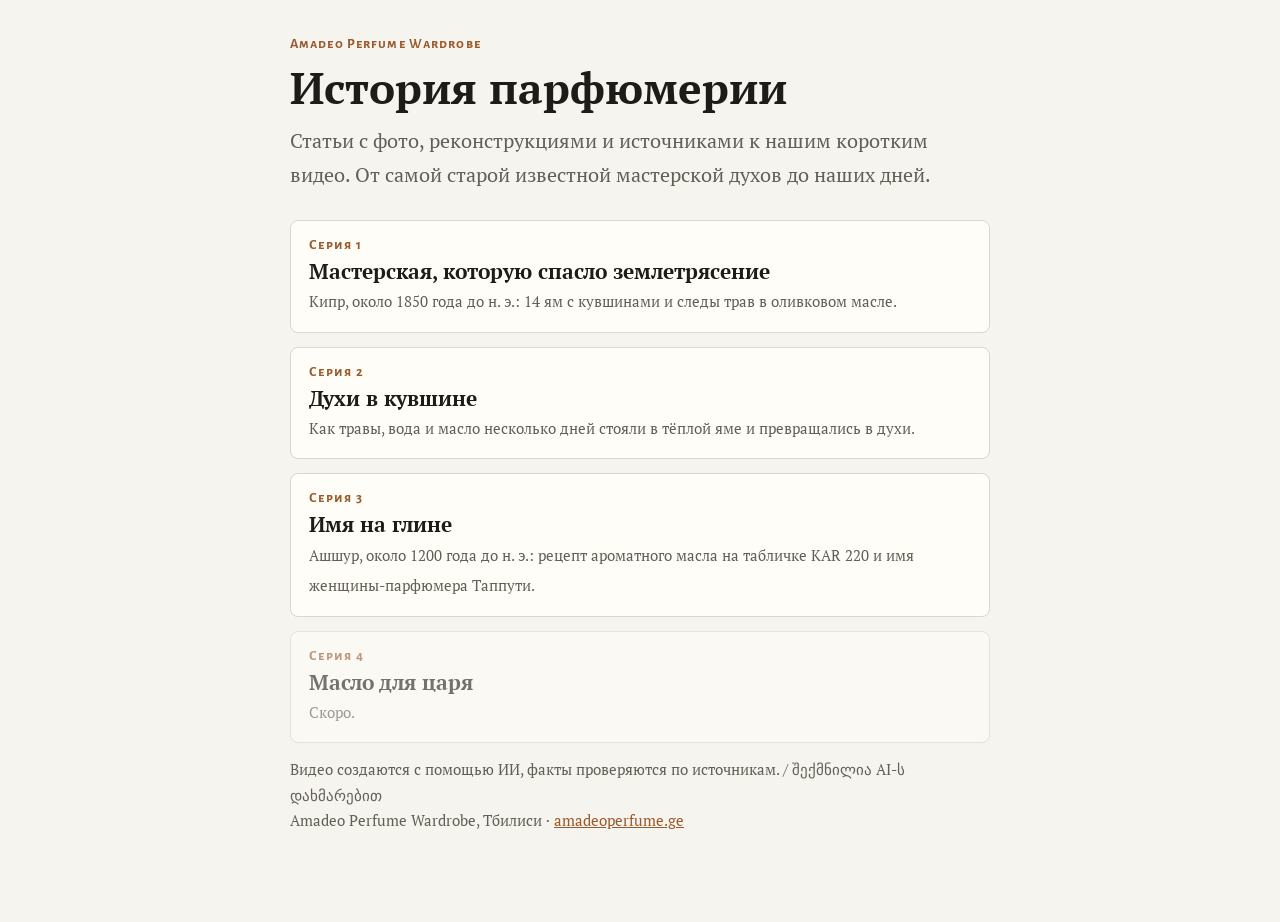
<file: index.html>
<!doctype html>
<html lang="ru">
<head>
<meta charset="utf-8">
<meta name="viewport" content="width=device-width, initial-scale=1, viewport-fit=cover">
<title>История парфюмерии · Amadeo Perfume Wardrobe</title>
<meta name="description" content="Статьи с источниками к видео Amadeo Perfume Wardrobe об истории парфюмерии.">
<link rel="stylesheet" href="https://fonts.googleapis.com/css2?family=PT+Serif:ital,wght@0,400;0,700;1,400&family=Alegreya+Sans+SC:wght@500;700&display=swap">
<link rel="stylesheet" href="style.css">
</head>
<body>
<main>
<div class="kicker">Amadeo Perfume Wardrobe</div>
<h1>История парфюмерии</h1>
<p class="lede">Статьи с фото, реконструкциями и источниками к нашим коротким видео. От самой старой известной мастерской духов до наших дней.</p>

<a class="ep" href="episode-1/"><span class="label">Серия 1</span><b>Мастерская, которую спасло землетрясение</b><span class="d">Кипр, около 1850 года до н. э.: 14 ям с кувшинами и следы трав в оливковом масле.</span></a>
<a class="ep" href="episode-2/"><span class="label">Серия 2</span><b>Духи в кувшине</b><span class="d">Как травы, вода и масло несколько дней стояли в тёплой яме и превращались в духи.</span></a>
<a class="ep" href="episode-3/"><span class="label">Серия 3</span><b>Имя на глине</b><span class="d">Ашшур, около 1200 года до н. э.: рецепт ароматного масла на табличке KAR 220 и имя женщины-парфюмера Таппути.</span></a>
<div class="ep" style="opacity:.6"><span class="label">Серия 4</span><b>Масло для царя</b><span class="d">Скоро.</span></div>

<p class="note">Видео создаются с помощью ИИ, факты проверяются по источникам. / შექმნილია AI-ს დახმარებით<br>Amadeo Perfume Wardrobe, Тбилиси · <a href="https://amadeoperfume.ge">amadeoperfume.ge</a></p>
</main>
</body>
</html>
</file>
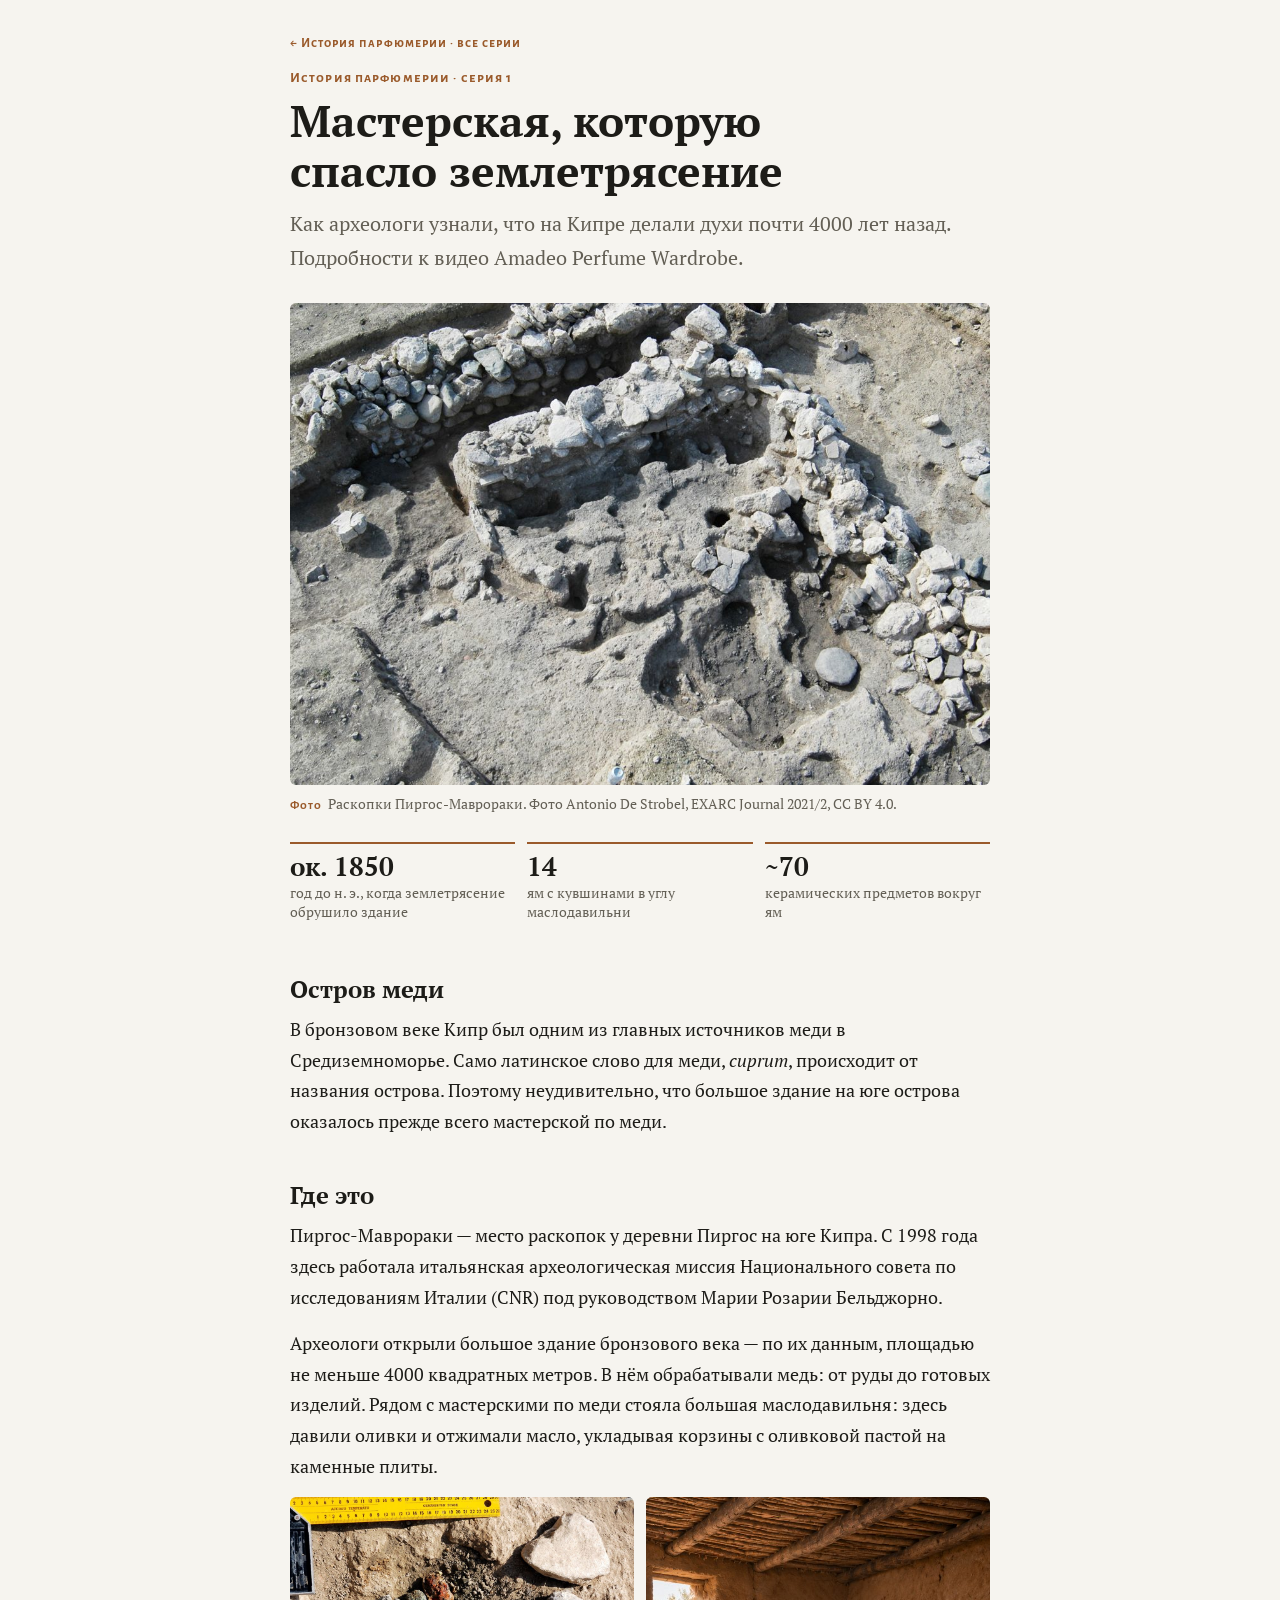
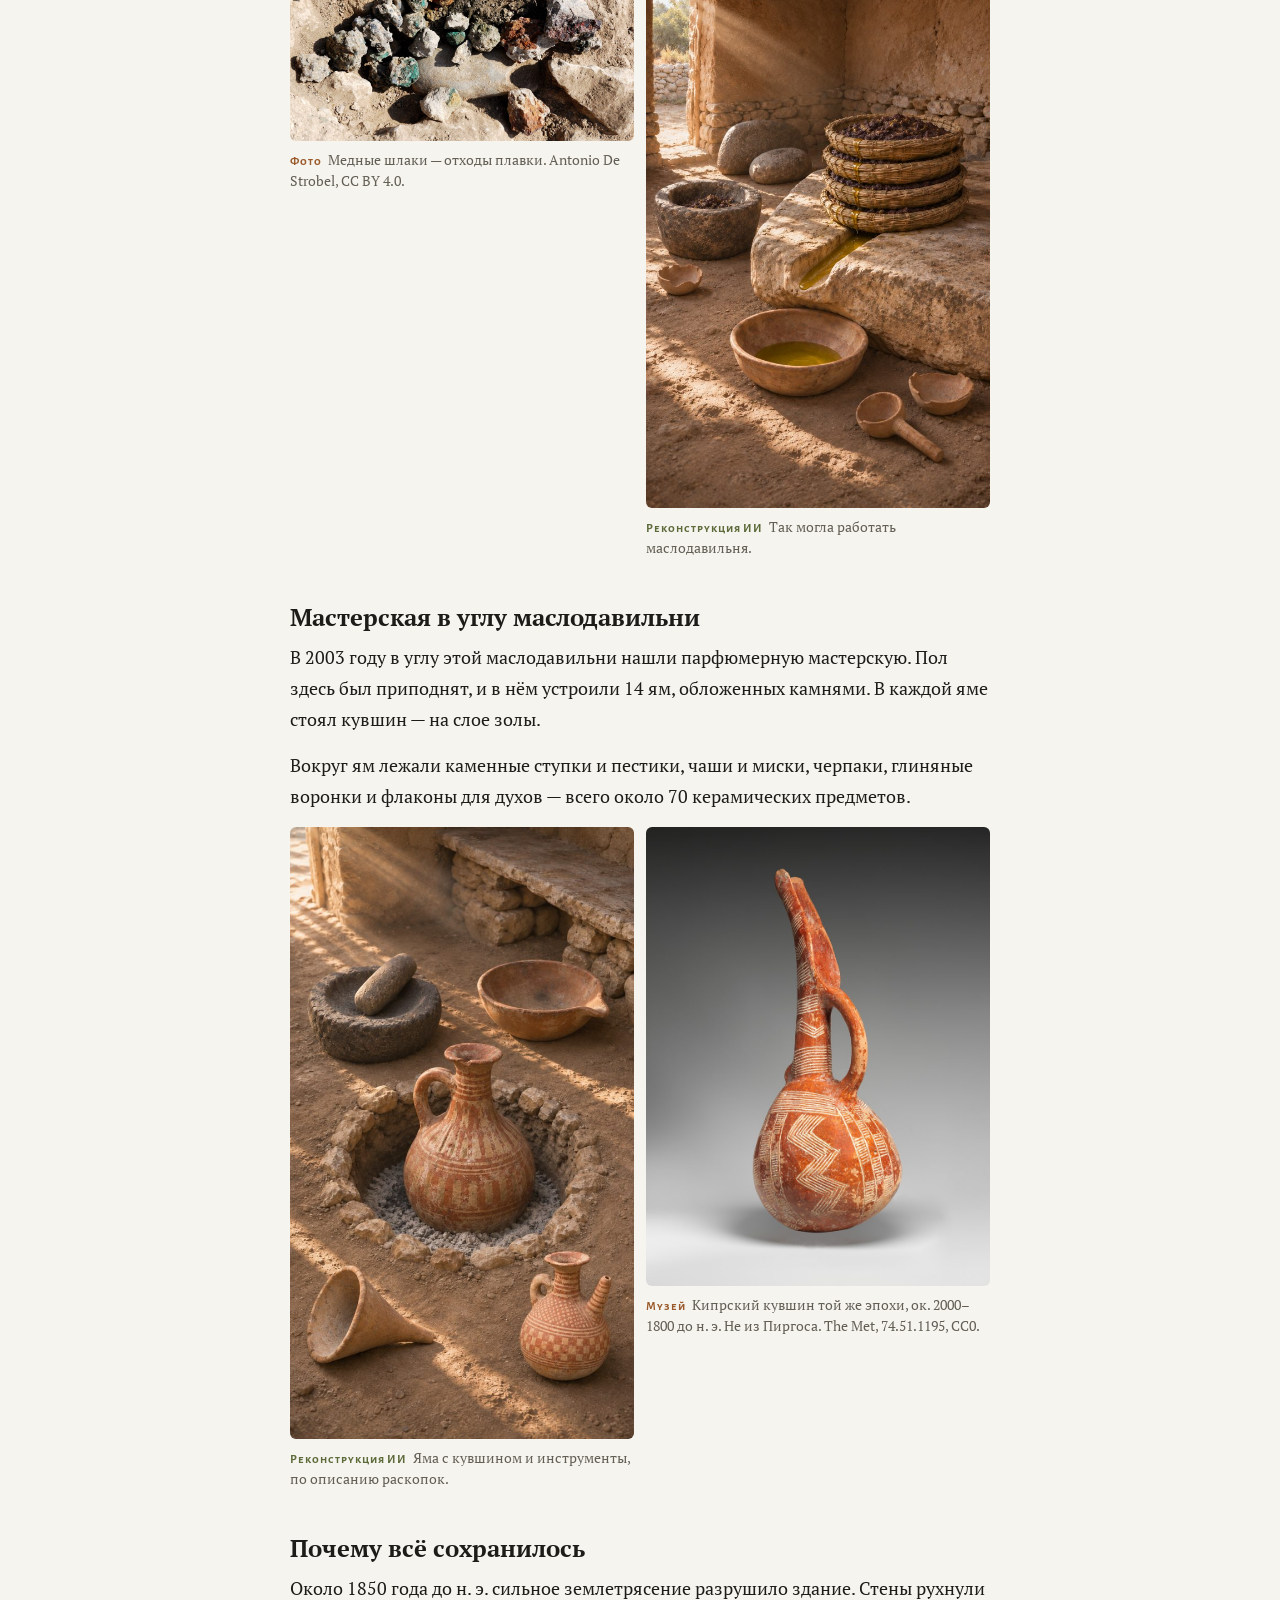
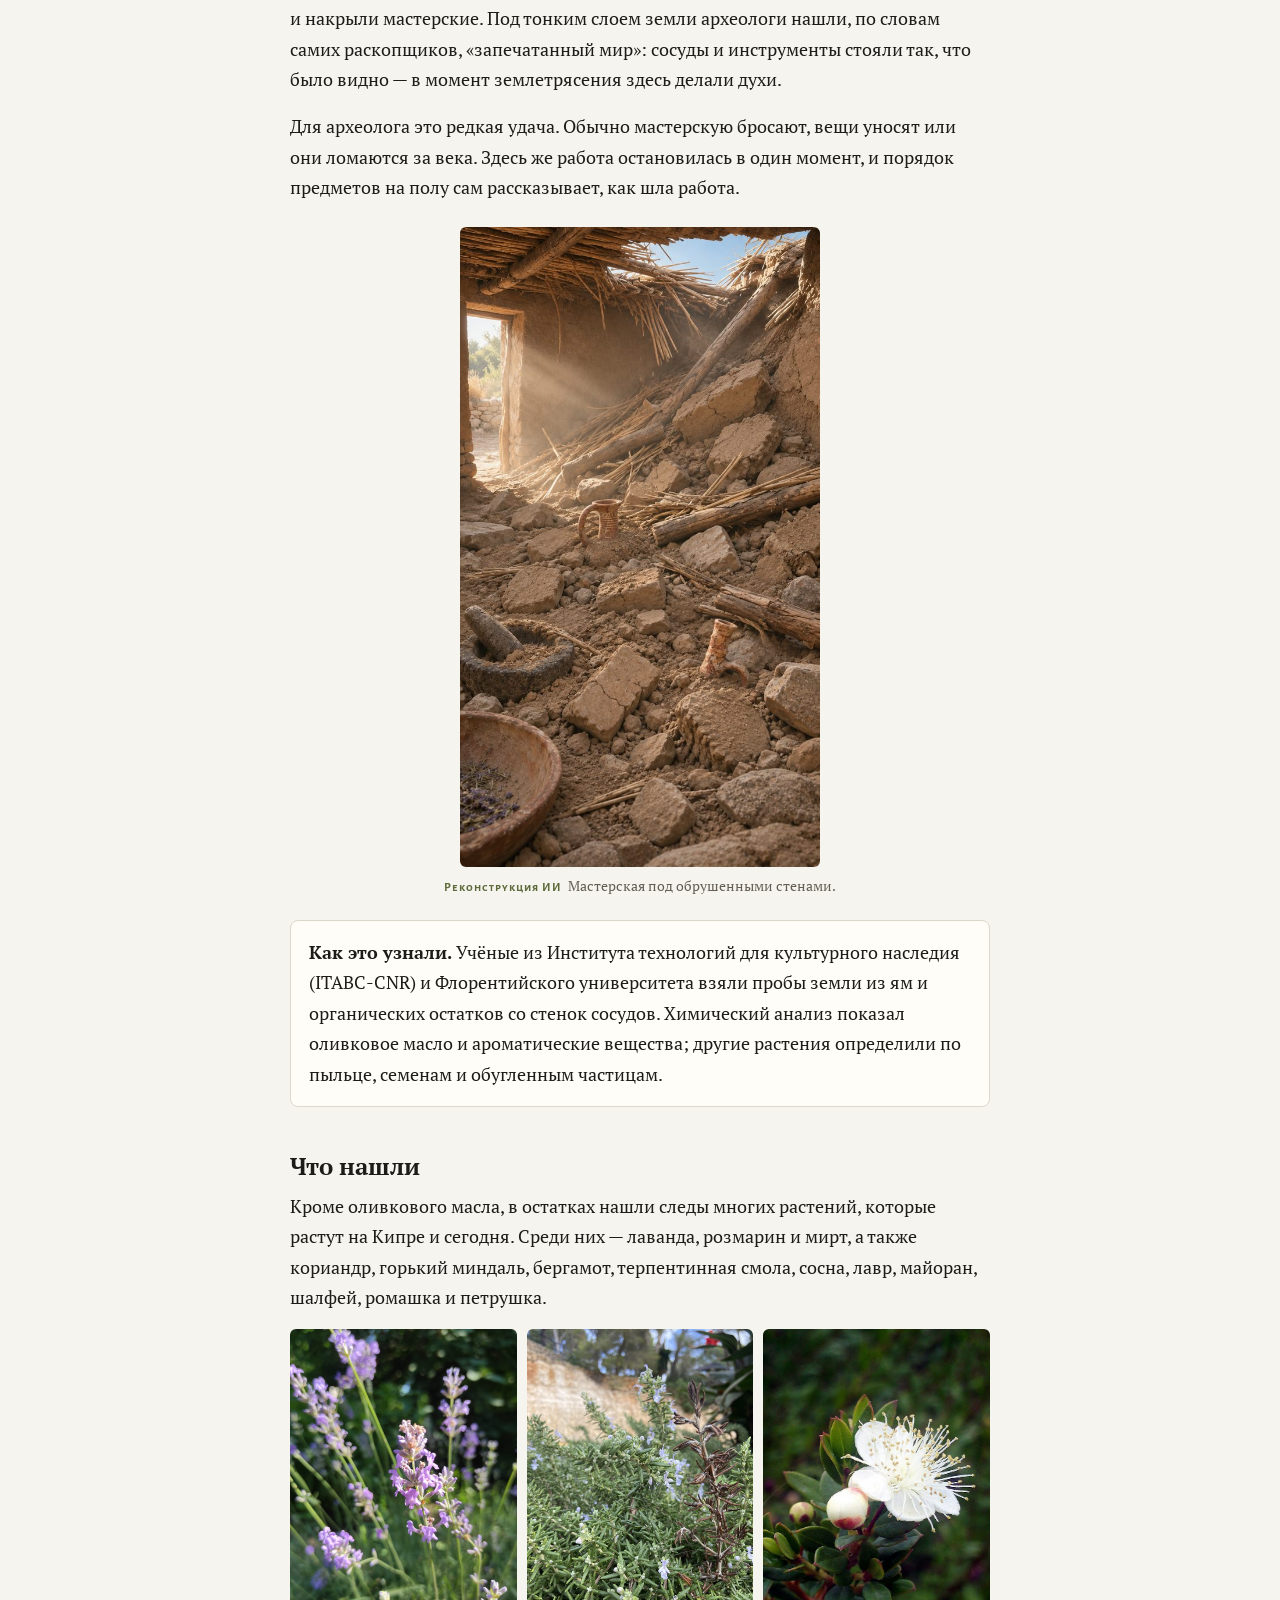
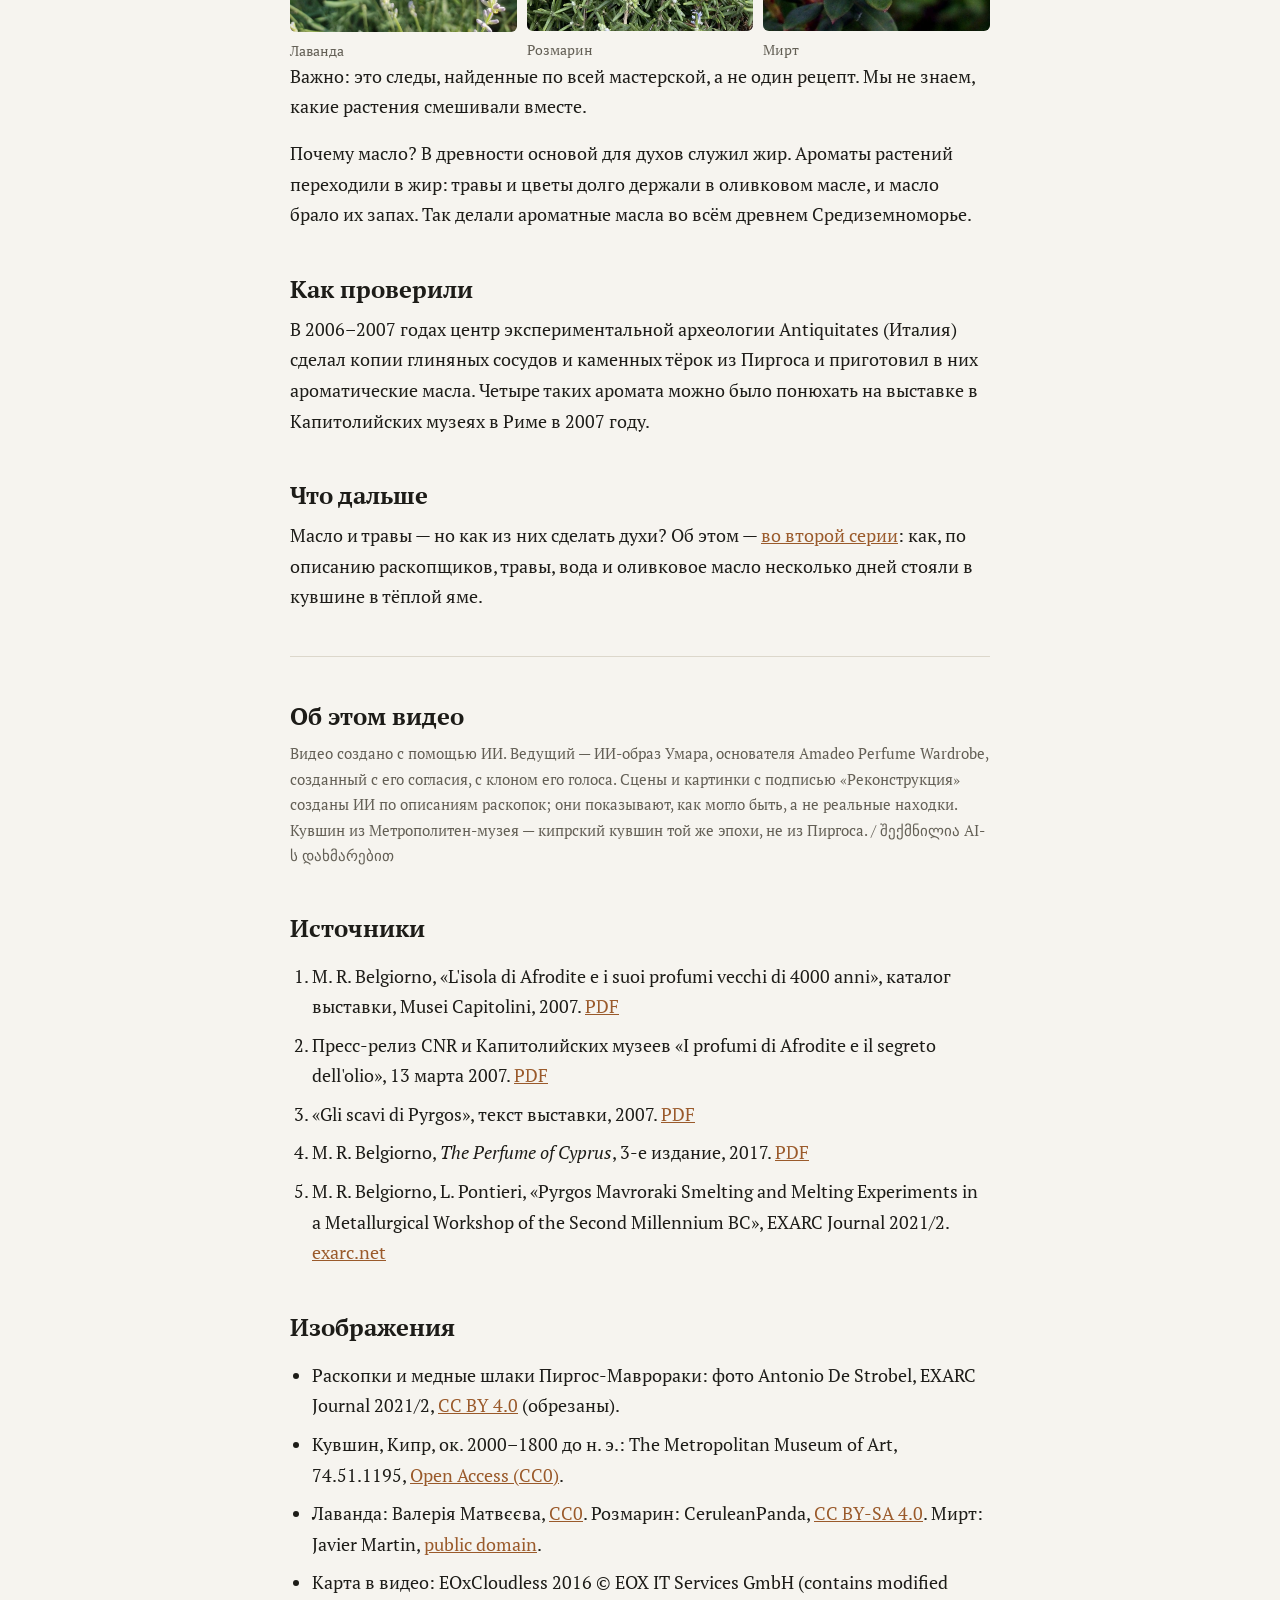
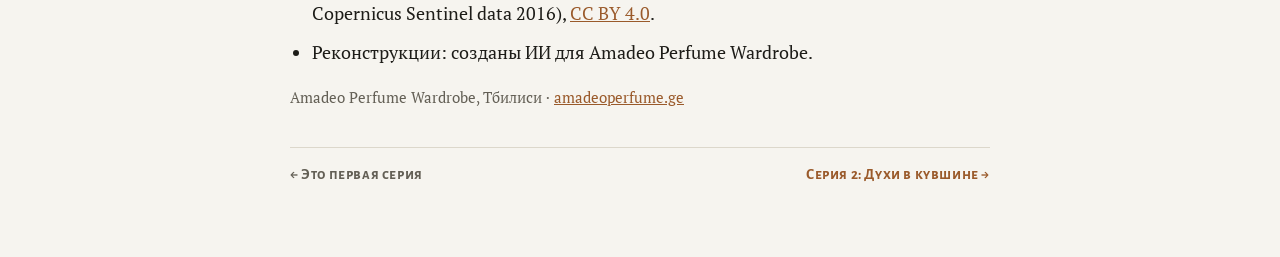
<file: episode-1/index.html>
<!doctype html>
<html lang="ru">
<head>
<meta charset="utf-8">
<meta name="viewport" content="width=device-width, initial-scale=1, viewport-fit=cover">
<title>Мастерская, которую спасло землетрясение · История парфюмерии 1</title>
<meta name="description" content="Как археологи узнали, что на Кипре почти 4000 лет назад делали духи: раскопки Пиргос-Маврораки, 14 ям с кувшинами, землетрясение и анализ остатков.">
<meta property="og:title" content="Мастерская, которую спасло землетрясение · История парфюмерии 1">
<meta property="og:description" content="Как археологи узнали, что на Кипре почти 4000 лет назад делали духи: раскопки Пиргос-Маврораки, 14 ям с кувшинами, землетрясение и анализ остатков.">
<link rel="stylesheet" href="https://fonts.googleapis.com/css2?family=PT+Serif:ital,wght@0,400;0,700;1,400&family=Alegreya+Sans+SC:wght@500;700&display=swap">
<link rel="stylesheet" href="../style.css">
</head>
<body>
<main>
<div class="top"><a href="../">← История парфюмерии · все серии</a></div>
<div class="kicker">История парфюмерии · серия 1</div>
<h1>Мастерская, которую спасло землетрясение</h1>
<p class="lede">Как археологи узнали, что на Кипре делали духи почти 4000 лет назад. Подробности к видео Amadeo Perfume Wardrobe.</p>

<figure>
<img src="img/excavation.jpg" alt="Раскопки Пиргос-Маврораки: каменные стены и ямы мастерской" width="1100" height="757">
<figcaption><span class="label">Фото</span>Раскопки Пиргос-Маврораки. Фото Antonio De Strobel, EXARC Journal 2021/2, CC BY 4.0.</figcaption>
</figure>

<ul class="facts">
<li><b>ок. 1850</b><span>год до н. э., когда землетрясение обрушило здание</span></li>
<li><b>14</b><span>ям с кувшинами в углу маслодавильни</span></li>
<li><b>~70</b><span>керамических предметов вокруг ям</span></li>
</ul>

<h2>Остров меди</h2>
<p>В бронзовом веке Кипр был одним из главных источников меди в Средиземноморье. Само латинское слово для меди, <i>cuprum</i>, происходит от названия острова. Поэтому неудивительно, что большое здание на юге острова оказалось прежде всего мастерской по меди.</p>

<h2>Где это</h2>
<p>Пиргос-Маврораки — место раскопок у деревни Пиргос на юге Кипра. С 1998 года здесь работала итальянская археологическая миссия Национального совета по исследованиям Италии (CNR) под руководством Марии Розарии Бельджорно.</p>
<p>Археологи открыли большое здание бронзового века — по их данным, площадью не меньше 4000 квадратных метров. В нём обрабатывали медь: от руды до готовых изделий. Рядом с мастерскими по меди стояла большая маслодавильня: здесь давили оливки и отжимали масло, укладывая корзины с оливковой пастой на каменные плиты.</p>

<div class="pair">
<figure>
<img src="img/slag.jpg" alt="Медные шлаки на месте раскопок" width="1100" height="779">
<figcaption><span class="label">Фото</span>Медные шлаки — отходы плавки. Antonio De Strobel, CC BY 4.0.</figcaption>
</figure>
<figure>
<img src="img/recon_press.jpg" alt="Реконструкция: корзины с оливковой пастой под прессом" width="619" height="1100">
<figcaption><span class="label tag-recon">Реконструкция ИИ</span>Так могла работать маслодавильня.</figcaption>
</figure>
</div>

<h2>Мастерская в углу маслодавильни</h2>
<p>В 2003 году в углу этой маслодавильни нашли парфюмерную мастерскую. Пол здесь был приподнят, и в нём устроили 14 ям, обложенных камнями. В каждой яме стоял кувшин — на слое золы.</p>
<p>Вокруг ям лежали каменные ступки и пестики, чаши и миски, черпаки, глиняные воронки и флаконы для духов — всего около 70 керамических предметов.</p>

<div class="pair">
<figure>
<img src="img/recon_pit.jpg" alt="Реконструкция: яма с кувшином, ступка, чаша, воронка и флакон" width="619" height="1100">
<figcaption><span class="label tag-recon">Реконструкция ИИ</span>Яма с кувшином и инструменты, по описанию раскопок.</figcaption>
</figure>
<figure>
<img src="img/jug.jpg" alt="Глиняный кувшин, Кипр, около 2000–1800 до н. э., Метрополитен-музей" width="825" height="1100">
<figcaption><span class="label">Музей</span>Кипрский кувшин той же эпохи, ок. 2000–1800 до н. э. Не из Пиргоса. The Met, 74.51.1195, CC0.</figcaption>
</figure>
</div>

<h2>Почему всё сохранилось</h2>
<p>Около 1850 года до н. э. сильное землетрясение разрушило здание. Стены рухнули и накрыли мастерские. Под тонким слоем земли археологи нашли, по словам самих раскопщиков, «запечатанный мир»: сосуды и инструменты стояли так, что было видно — в момент землетрясения здесь делали духи.</p>
<p>Для археолога это редкая удача. Обычно мастерскую бросают, вещи уносят или они ломаются за века. Здесь же работа остановилась в один момент, и порядок предметов на полу сам рассказывает, как шла работа.</p>

<figure>
<img src="img/recon_buried.jpg" alt="Реконструкция: обрушенная мастерская под камнями и землёй" width="619" height="1100" style="max-width:360px;margin-inline:auto">
<figcaption style="text-align:center"><span class="label tag-recon">Реконструкция ИИ</span>Мастерская под обрушенными стенами.</figcaption>
</figure>

<div class="card">
<p><strong>Как это узнали.</strong> Учёные из Института технологий для культурного наследия (ITABC-CNR) и Флорентийского университета взяли пробы земли из ям и органических остатков со стенок сосудов. Химический анализ показал оливковое масло и ароматические вещества; другие растения определили по пыльце, семенам и обугленным частицам.</p>
</div>

<h2>Что нашли</h2>
<p>Кроме оливкового масла, в остатках нашли следы многих растений, которые растут на Кипре и сегодня. Среди них — лаванда, розмарин и мирт, а также кориандр, горький миндаль, бергамот, терпентинная смола, сосна, лавр, майоран, шалфей, ромашка и петрушка.</p>

<div class="trio">
<figure><img src="img/lavender.jpg" alt="Лаванда" width="823" height="1100"><figcaption>Лаванда</figcaption></figure>
<figure><img src="img/rosemary.jpg" alt="Розмарин" width="825" height="1100"><figcaption>Розмарин</figcaption></figure>
<figure><img src="img/myrtle.jpg" alt="Мирт" width="1100" height="825" style="aspect-ratio:3/4;object-fit:cover"><figcaption>Мирт</figcaption></figure>
</div>

<p>Важно: это следы, найденные по всей мастерской, а не один рецепт. Мы не знаем, какие растения смешивали вместе.</p>
<p>Почему масло? В древности основой для духов служил жир. Ароматы растений переходили в жир: травы и цветы долго держали в оливковом масле, и масло брало их запах. Так делали ароматные масла во всём древнем Средиземноморье.</p>

<h2>Как проверили</h2>
<p>В 2006–2007 годах центр экспериментальной археологии Antiquitates (Италия) сделал копии глиняных сосудов и каменных тёрок из Пиргоса и приготовил в них ароматические масла. Четыре таких аромата можно было понюхать на выставке в Капитолийских музеях в Риме в 2007 году.</p>

<h2>Что дальше</h2>
<p>Масло и травы — но как из них сделать духи? Об этом — <a href="../episode-2/">во второй серии</a>: как, по описанию раскопщиков, травы, вода и оливковое масло несколько дней стояли в кувшине в тёплой яме.</p>

<hr>

<h2>Об этом видео</h2>
<p class="note">Видео создано с помощью ИИ. Ведущий — ИИ-образ Умара, основателя Amadeo Perfume Wardrobe, созданный с его согласия, с клоном его голоса. Сцены и картинки с подписью «Реконструкция» созданы ИИ по описаниям раскопок; они показывают, как могло быть, а не реальные находки. Кувшин из Метрополитен-музея — кипрский кувшин той же эпохи, не из Пиргоса. / შექმნილია AI-ს დახმარებით</p>

<h2>Источники</h2>
<ol>
<li>M. R. Belgiorno, «L'isola di Afrodite e i suoi profumi vecchi di 4000 anni», каталог выставки, Musei Capitolini, 2007. <a href="https://www.museicapitolini.org/sites/default/files/storage/original/application/242bf8be59b5ad2110f2bd7ece6dd89d.pdf">PDF</a></li>
<li>Пресс-релиз CNR и Капитолийских музеев «I profumi di Afrodite e il segreto dell'olio», 13 марта 2007. <a href="https://www.museicapitolini.org/sites/default/files/storage/original/application/abd5463a0382ba65a0cc61ebbaa3dded.pdf">PDF</a></li>
<li>«Gli scavi di Pyrgos», текст выставки, 2007. <a href="https://www.museicapitolini.org/sites/default/files/storage/original/application/cdef9c5806dfdecc78b5258071d70c21.pdf">PDF</a></li>
<li>M. R. Belgiorno, <em>The Perfume of Cyprus</em>, 3-е издание, 2017. <a href="https://irp.cdn-website.com/3627c789/files/uploaded/The%20perfume%20of%20Cyprus%203rd%20copia%20ridotto.pdf">PDF</a></li>
<li>M. R. Belgiorno, L. Pontieri, «Pyrgos Mavroraki Smelting and Melting Experiments in a Metallurgical Workshop of the Second Millennium BC», EXARC Journal 2021/2. <a href="https://exarc.net/issue-2021-2/ea/pyrgos-mavroraki-s-melting-experiments">exarc.net</a></li>
</ol>

<h2>Изображения</h2>
<ul>
<li>Раскопки и медные шлаки Пиргос-Маврораки: фото Antonio De Strobel, EXARC Journal 2021/2, <a href="https://creativecommons.org/licenses/by/4.0/">CC BY 4.0</a> (обрезаны).</li>
<li>Кувшин, Кипр, ок. 2000–1800 до н. э.: The Metropolitan Museum of Art, 74.51.1195, <a href="https://www.metmuseum.org/art/collection/search/240782">Open Access (CC0)</a>.</li>
<li>Лаванда: Валерія Матвєєва, <a href="https://commons.wikimedia.org/wiki/File:Lavandula_angustifolia_june.jpg">CC0</a>. Розмарин: CeruleanPanda, <a href="https://commons.wikimedia.org/wiki/File:Rosemary_plant_with_flowers.jpg">CC BY-SA 4.0</a>. Мирт: Javier Martin, <a href="https://commons.wikimedia.org/wiki/File:Myrtus_communis_Flower_Closeup_DehesaBoyalPuertollano.jpg">public domain</a>.</li>
<li>Карта в видео: EOxCloudless 2016 © EOX IT Services GmbH (contains modified Copernicus Sentinel data 2016), <a href="https://cloudless.eox.at">CC BY 4.0</a>.</li>
<li>Реконструкции: созданы ИИ для Amadeo Perfume Wardrobe.</li>
</ul>

<p class="note">Amadeo Perfume Wardrobe, Тбилиси · <a href="https://amadeoperfume.ge">amadeoperfume.ge</a></p>
<nav class="nav"><span class="off">← Это первая серия</span><a href="../episode-2/">Серия 2: Духи в кувшине →</a></nav>
</main>
</body>
</html>
</file>
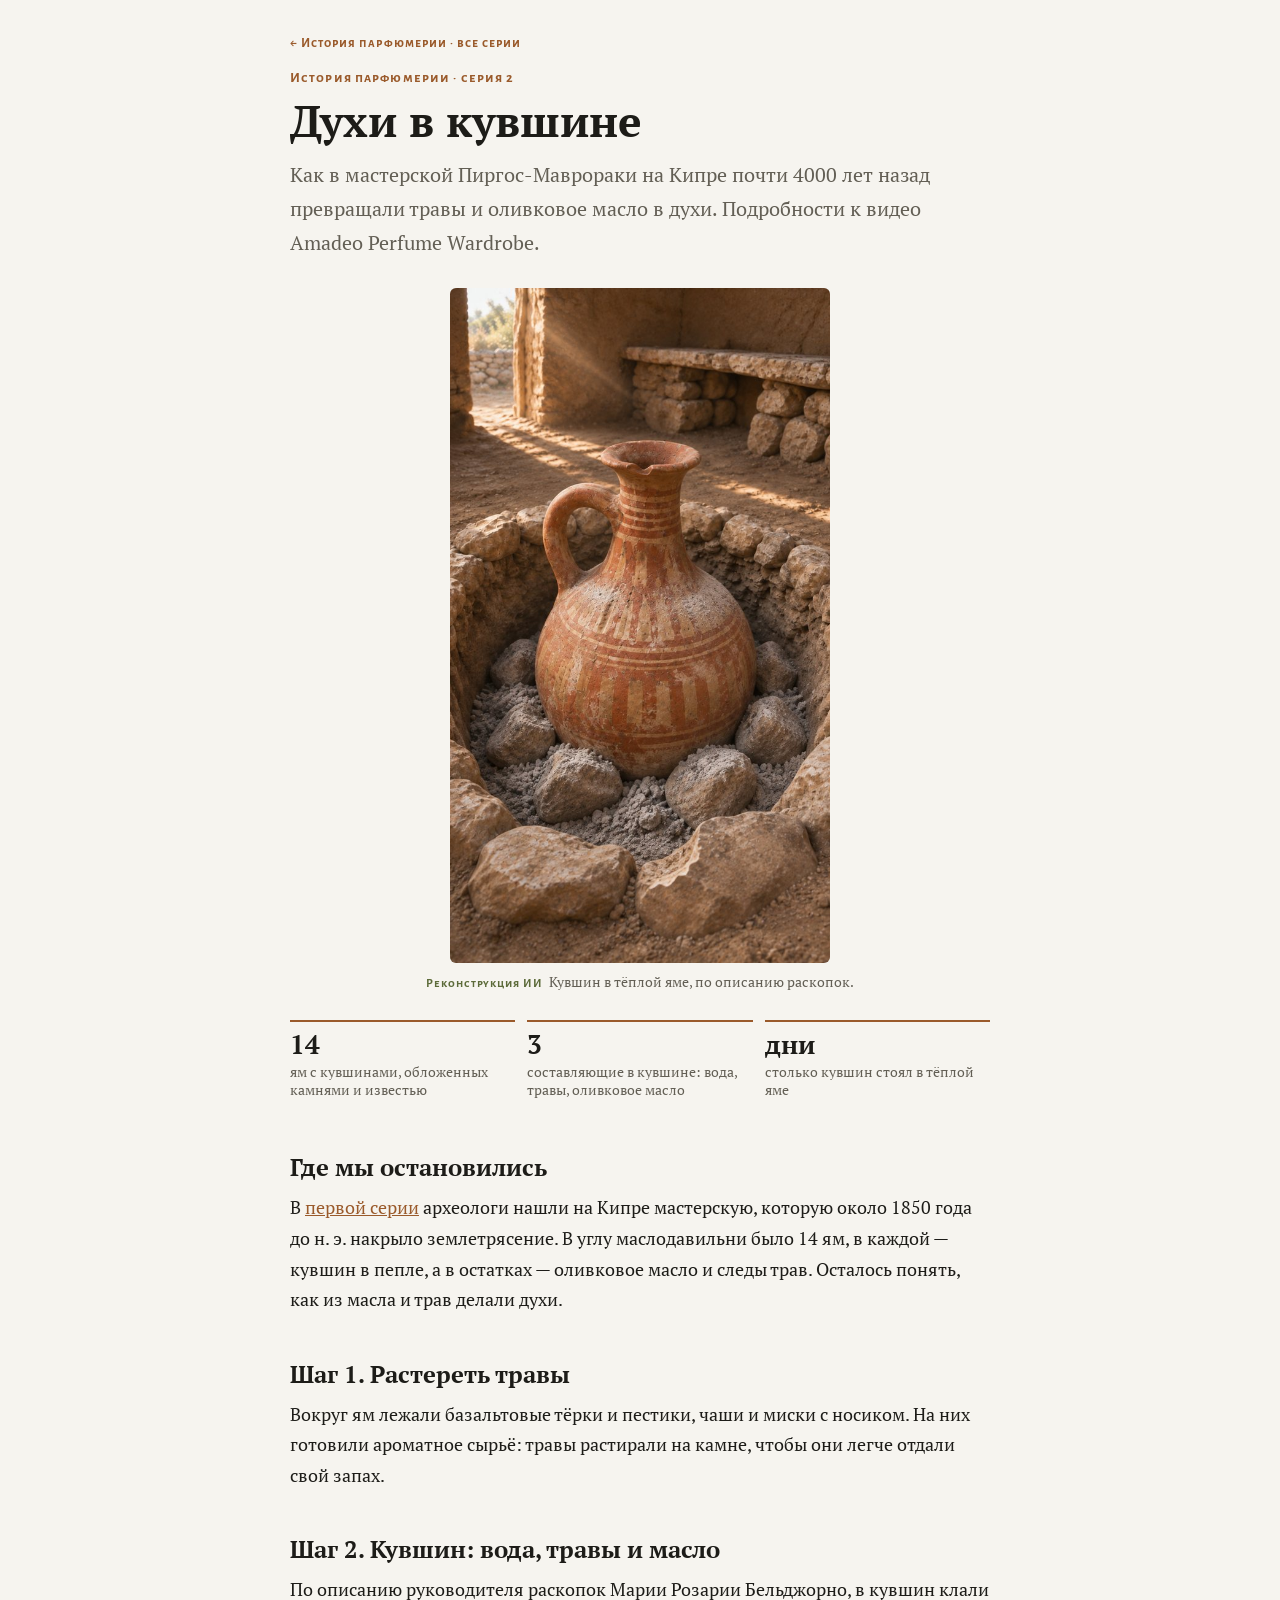
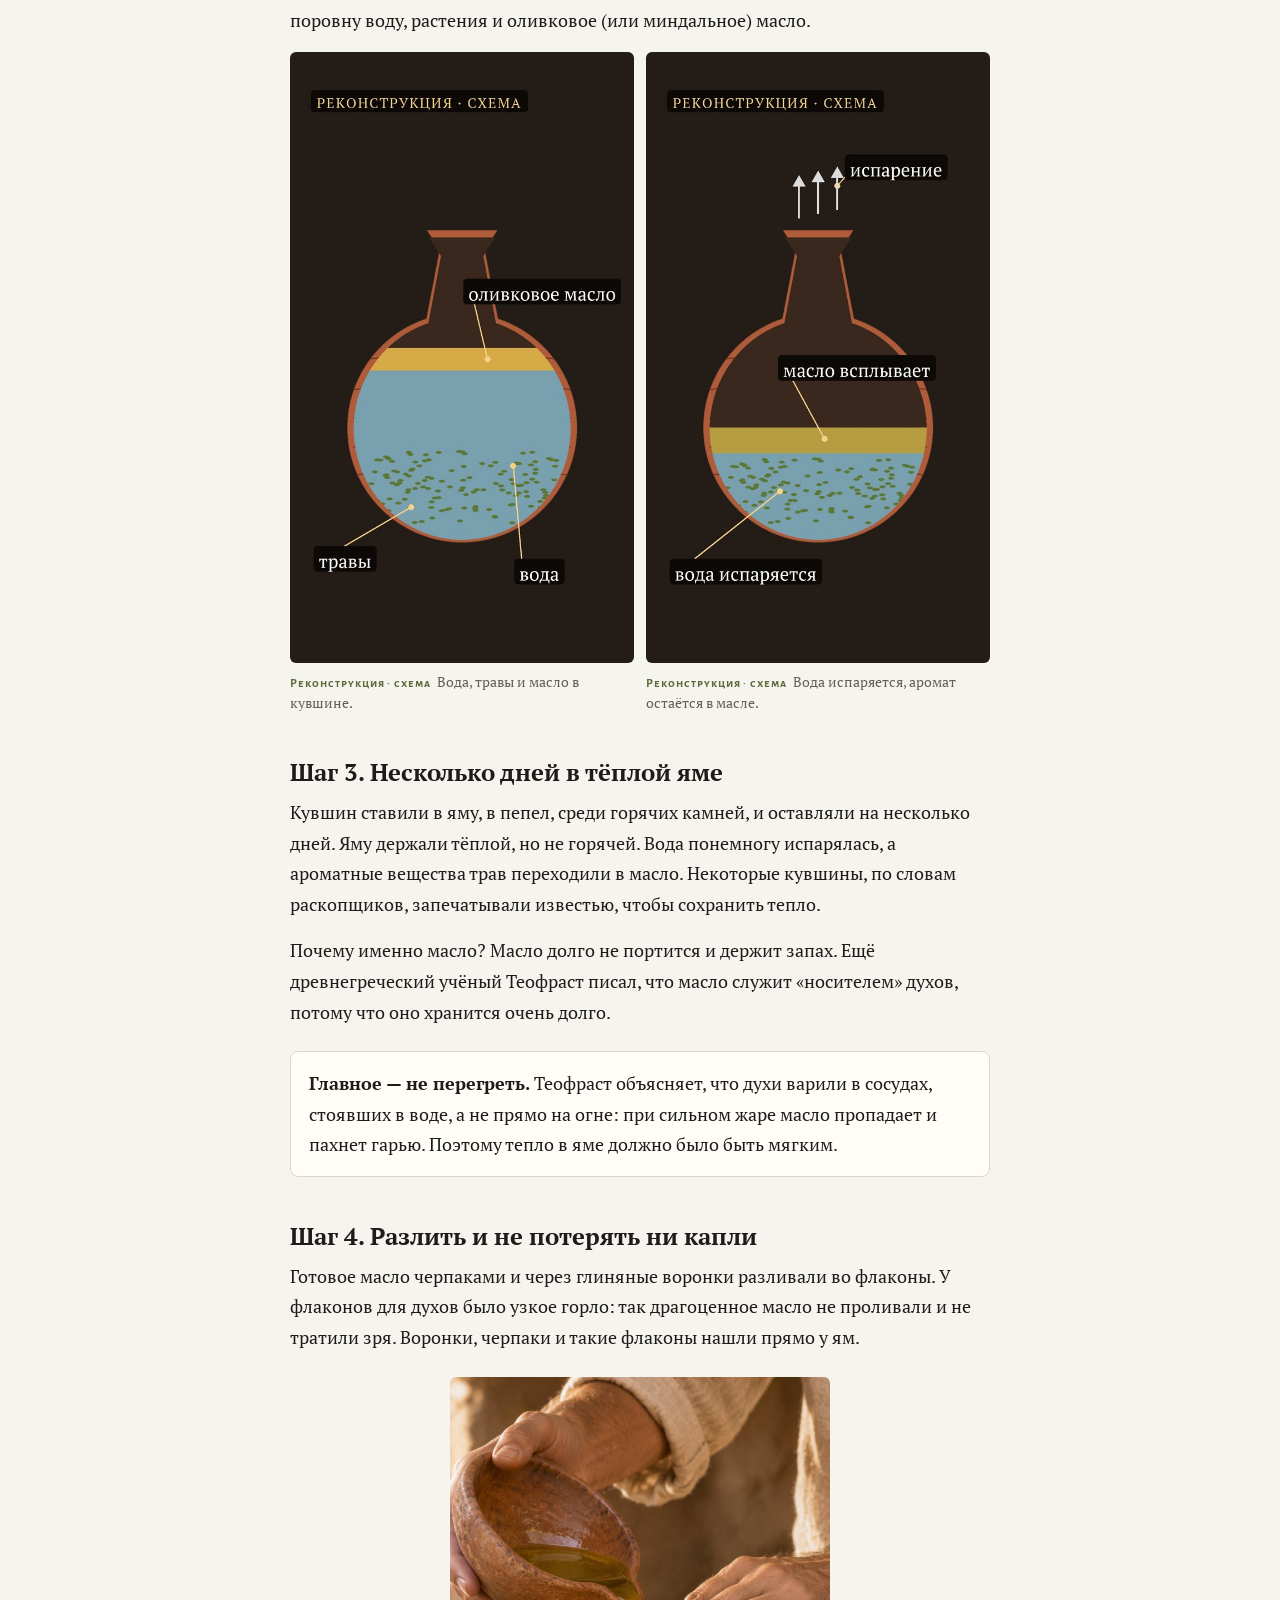
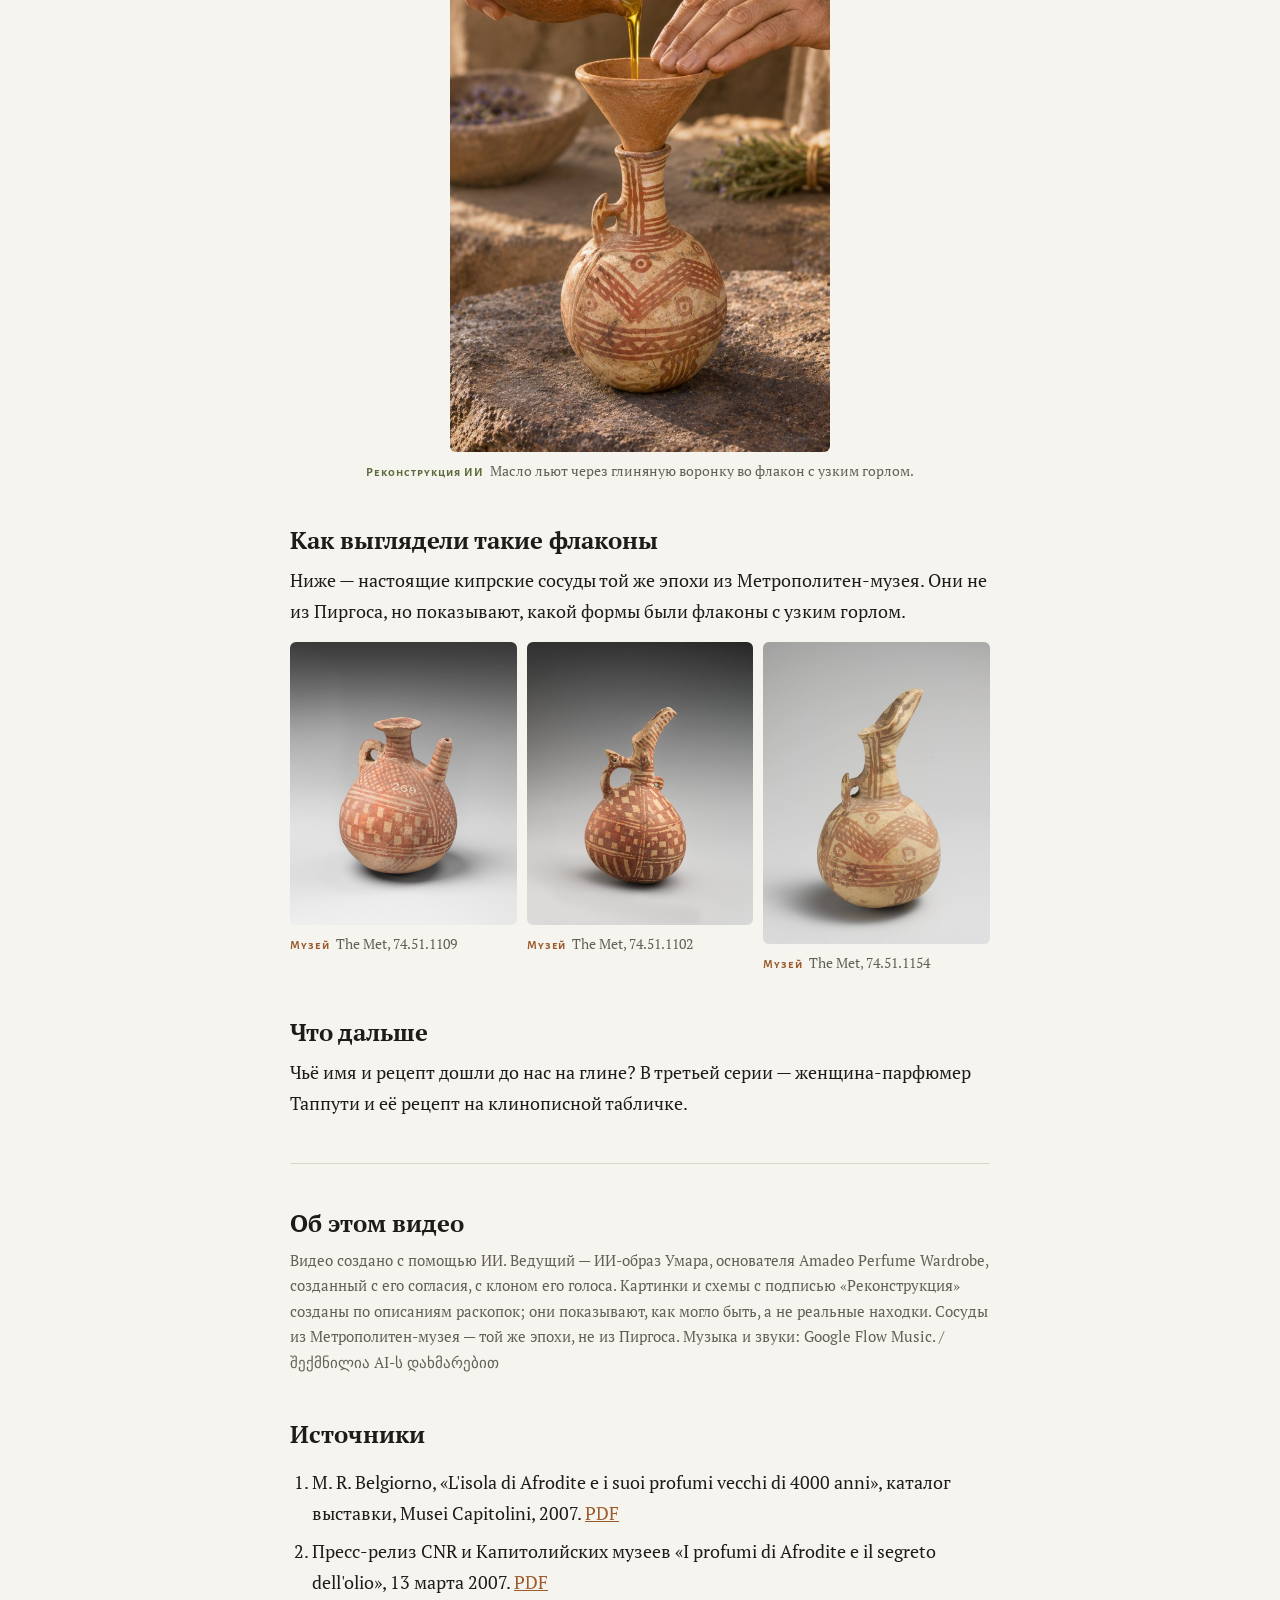
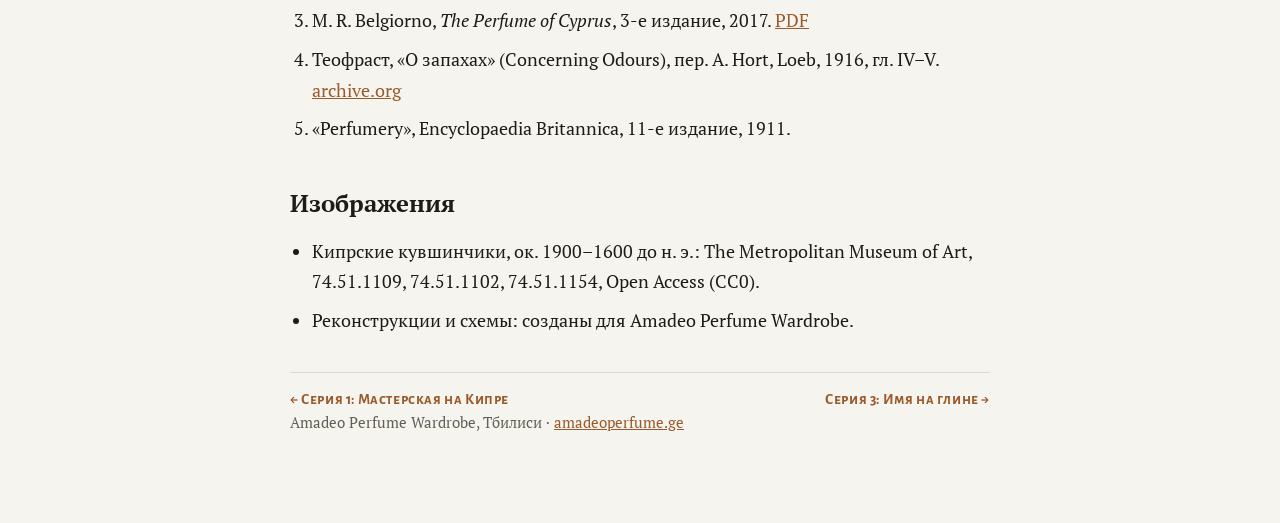
<file: episode-2/index.html>
<!doctype html>
<html lang="ru">
<head>
<meta charset="utf-8">
<meta name="viewport" content="width=device-width, initial-scale=1, viewport-fit=cover">
<title>Духи в кувшине · История парфюмерии 2</title>
<meta name="description" content="Как на Кипре почти 4000 лет назад делали духи: травы, вода и оливковое масло в кувшине, тёплая яма, испарение, глиняная воронка и флаконы с узким горлом.">
<meta property="og:title" content="Духи в кувшине · История парфюмерии 2">
<meta property="og:description" content="Как на Кипре почти 4000 лет назад делали духи: травы, вода и оливковое масло в кувшине, тёплая яма и флаконы с узким горлом.">
<link rel="stylesheet" href="https://fonts.googleapis.com/css2?family=PT+Serif:ital,wght@0,400;0,700;1,400&family=Alegreya+Sans+SC:wght@500;700&display=swap">
<link rel="stylesheet" href="../style.css">
</head>
<body>
<main>
<div class="top"><a href="../">← История парфюмерии · все серии</a></div>
<div class="kicker">История парфюмерии · серия 2</div>
<h1>Духи в кувшине</h1>
<p class="lede">Как в мастерской Пиргос-Маврораки на Кипре почти 4000 лет назад превращали травы и оливковое масло в духи. Подробности к видео Amadeo Perfume Wardrobe.</p>

<figure>
<img src="img/pit.jpg" alt="Реконструкция: кувшин в яме, в пепле, среди камней" width="619" height="1100" style="max-width:380px;margin-inline:auto">
<figcaption style="text-align:center"><span class="label tag-recon">Реконструкция ИИ</span>Кувшин в тёплой яме, по описанию раскопок.</figcaption>
</figure>

<ul class="facts">
<li><b>14</b><span>ям с кувшинами, обложенных камнями и известью</span></li>
<li><b>3</b><span>составляющие в кувшине: вода, травы, оливковое масло</span></li>
<li><b>дни</b><span>столько кувшин стоял в тёплой яме</span></li>
</ul>

<h2>Где мы остановились</h2>
<p>В <a href="../episode-1/">первой серии</a> археологи нашли на Кипре мастерскую, которую около 1850 года до н. э. накрыло землетрясение. В углу маслодавильни было 14 ям, в каждой — кувшин в пепле, а в остатках — оливковое масло и следы трав. Осталось понять, как из масла и трав делали духи.</p>

<h2>Шаг 1. Растереть травы</h2>
<p>Вокруг ям лежали базальтовые тёрки и пестики, чаши и миски с носиком. На них готовили ароматное сырьё: травы растирали на камне, чтобы они легче отдали свой запах.</p>

<h2>Шаг 2. Кувшин: вода, травы и масло</h2>
<p>По описанию руководителя раскопок Марии Розарии Бельджорно, в кувшин клали поровну воду, растения и оливковое (или миндальное) масло.</p>

<div class="pair">
<figure>
<img src="img/scheme_jug.jpg" alt="Схема: в кувшине вода, травы и сверху слой оливкового масла" width="619" height="1100">
<figcaption><span class="label tag-recon">Реконструкция · схема</span>Вода, травы и масло в кувшине.</figcaption>
</figure>
<figure>
<img src="img/scheme_evap.jpg" alt="Схема: вода испаряется, масло остаётся" width="619" height="1100">
<figcaption><span class="label tag-recon">Реконструкция · схема</span>Вода испаряется, аромат остаётся в масле.</figcaption>
</figure>
</div>

<h2>Шаг 3. Несколько дней в тёплой яме</h2>
<p>Кувшин ставили в яму, в пепел, среди горячих камней, и оставляли на несколько дней. Яму держали тёплой, но не горячей. Вода понемногу испарялась, а ароматные вещества трав переходили в масло. Некоторые кувшины, по словам раскопщиков, запечатывали известью, чтобы сохранить тепло.</p>
<p>Почему именно масло? Масло долго не портится и держит запах. Ещё древнегреческий учёный Теофраст писал, что масло служит «носителем» духов, потому что оно хранится очень долго.</p>

<div class="card">
<p><strong>Главное — не перегреть.</strong> Теофраст объясняет, что духи варили в сосудах, стоявших в воде, а не прямо на огне: при сильном жаре масло пропадает и пахнет гарью. Поэтому тепло в яме должно было быть мягким.</p>
</div>

<h2>Шаг 4. Разлить и не потерять ни капли</h2>
<p>Готовое масло черпаками и через глиняные воронки разливали во флаконы. У флаконов для духов было узкое горло: так драгоценное масло не проливали и не тратили зря. Воронки, черпаки и такие флаконы нашли прямо у ям.</p>

<figure>
<img src="img/funnel.jpg" alt="Реконструкция: масло льют из чаши с носиком через глиняную воронку в узкий флакон" width="619" height="1100" style="max-width:380px;margin-inline:auto">
<figcaption style="text-align:center"><span class="label tag-recon">Реконструкция ИИ</span>Масло льют через глиняную воронку во флакон с узким горлом.</figcaption>
</figure>

<h2>Как выглядели такие флаконы</h2>
<p>Ниже — настоящие кипрские сосуды той же эпохи из Метрополитен-музея. Они не из Пиргоса, но показывают, какой формы были флаконы с узким горлом.</p>
<div class="trio">
<figure><img src="img/juglet1109.jpg" alt="Кипрский кувшинчик, Метрополитен-музей 74.51.1109" width="880" height="1100"><figcaption><span class="label">Музей</span>The Met, 74.51.1109</figcaption></figure>
<figure><img src="img/juglet1102.jpg" alt="Кипрский кувшинчик, Метрополитен-музей 74.51.1102" width="880" height="1100"><figcaption><span class="label">Музей</span>The Met, 74.51.1102</figcaption></figure>
<figure><img src="img/juglet1154.jpg" alt="Кипрский кувшинчик, Метрополитен-музей 74.51.1154" width="825" height="1100"><figcaption><span class="label">Музей</span>The Met, 74.51.1154</figcaption></figure>
</div>

<h2>Что дальше</h2>
<p>Чьё имя и рецепт дошли до нас на глине? В третьей серии — женщина-парфюмер Таппути и её рецепт на клинописной табличке.</p>

<hr>

<h2>Об этом видео</h2>
<p class="note">Видео создано с помощью ИИ. Ведущий — ИИ-образ Умара, основателя Amadeo Perfume Wardrobe, созданный с его согласия, с клоном его голоса. Картинки и схемы с подписью «Реконструкция» созданы по описаниям раскопок; они показывают, как могло быть, а не реальные находки. Сосуды из Метрополитен-музея — той же эпохи, не из Пиргоса. Музыка и звуки: Google Flow Music. / შექმნილია AI-ს დახმარებით</p>

<h2>Источники</h2>
<ol>
<li>M. R. Belgiorno, «L'isola di Afrodite e i suoi profumi vecchi di 4000 anni», каталог выставки, Musei Capitolini, 2007. <a href="https://www.museicapitolini.org/sites/default/files/storage/original/application/242bf8be59b5ad2110f2bd7ece6dd89d.pdf">PDF</a></li>
<li>Пресс-релиз CNR и Капитолийских музеев «I profumi di Afrodite e il segreto dell'olio», 13 марта 2007. <a href="https://www.museicapitolini.org/sites/default/files/storage/original/application/abd5463a0382ba65a0cc61ebbaa3dded.pdf">PDF</a></li>
<li>M. R. Belgiorno, <em>The Perfume of Cyprus</em>, 3-е издание, 2017. <a href="https://irp.cdn-website.com/3627c789/files/uploaded/The%20perfume%20of%20Cyprus%203rd%20copia%20ridotto.pdf">PDF</a></li>
<li>Теофраст, «О запахах» (Concerning Odours), пер. A. Hort, Loeb, 1916, гл. IV–V. <a href="https://archive.org/details/L079TheophrastusEnquiryIntoPlantsII59">archive.org</a></li>
<li>«Perfumery», Encyclopaedia Britannica, 11-е издание, 1911.</li>
</ol>

<h2>Изображения</h2>
<ul>
<li>Кипрские кувшинчики, ок. 1900–1600 до н. э.: The Metropolitan Museum of Art, 74.51.1109, 74.51.1102, 74.51.1154, Open Access (CC0).</li>
<li>Реконструкции и схемы: созданы для Amadeo Perfume Wardrobe.</li>
</ul>

<nav class="nav"><a href="../episode-1/">← Серия 1: Мастерская на Кипре</a><a href="../episode-3/">Серия 3: Имя на глине →</a></nav>
<p class="note">Amadeo Perfume Wardrobe, Тбилиси · <a href="https://amadeoperfume.ge">amadeoperfume.ge</a></p>
</main>
</body>
</html>
</file>
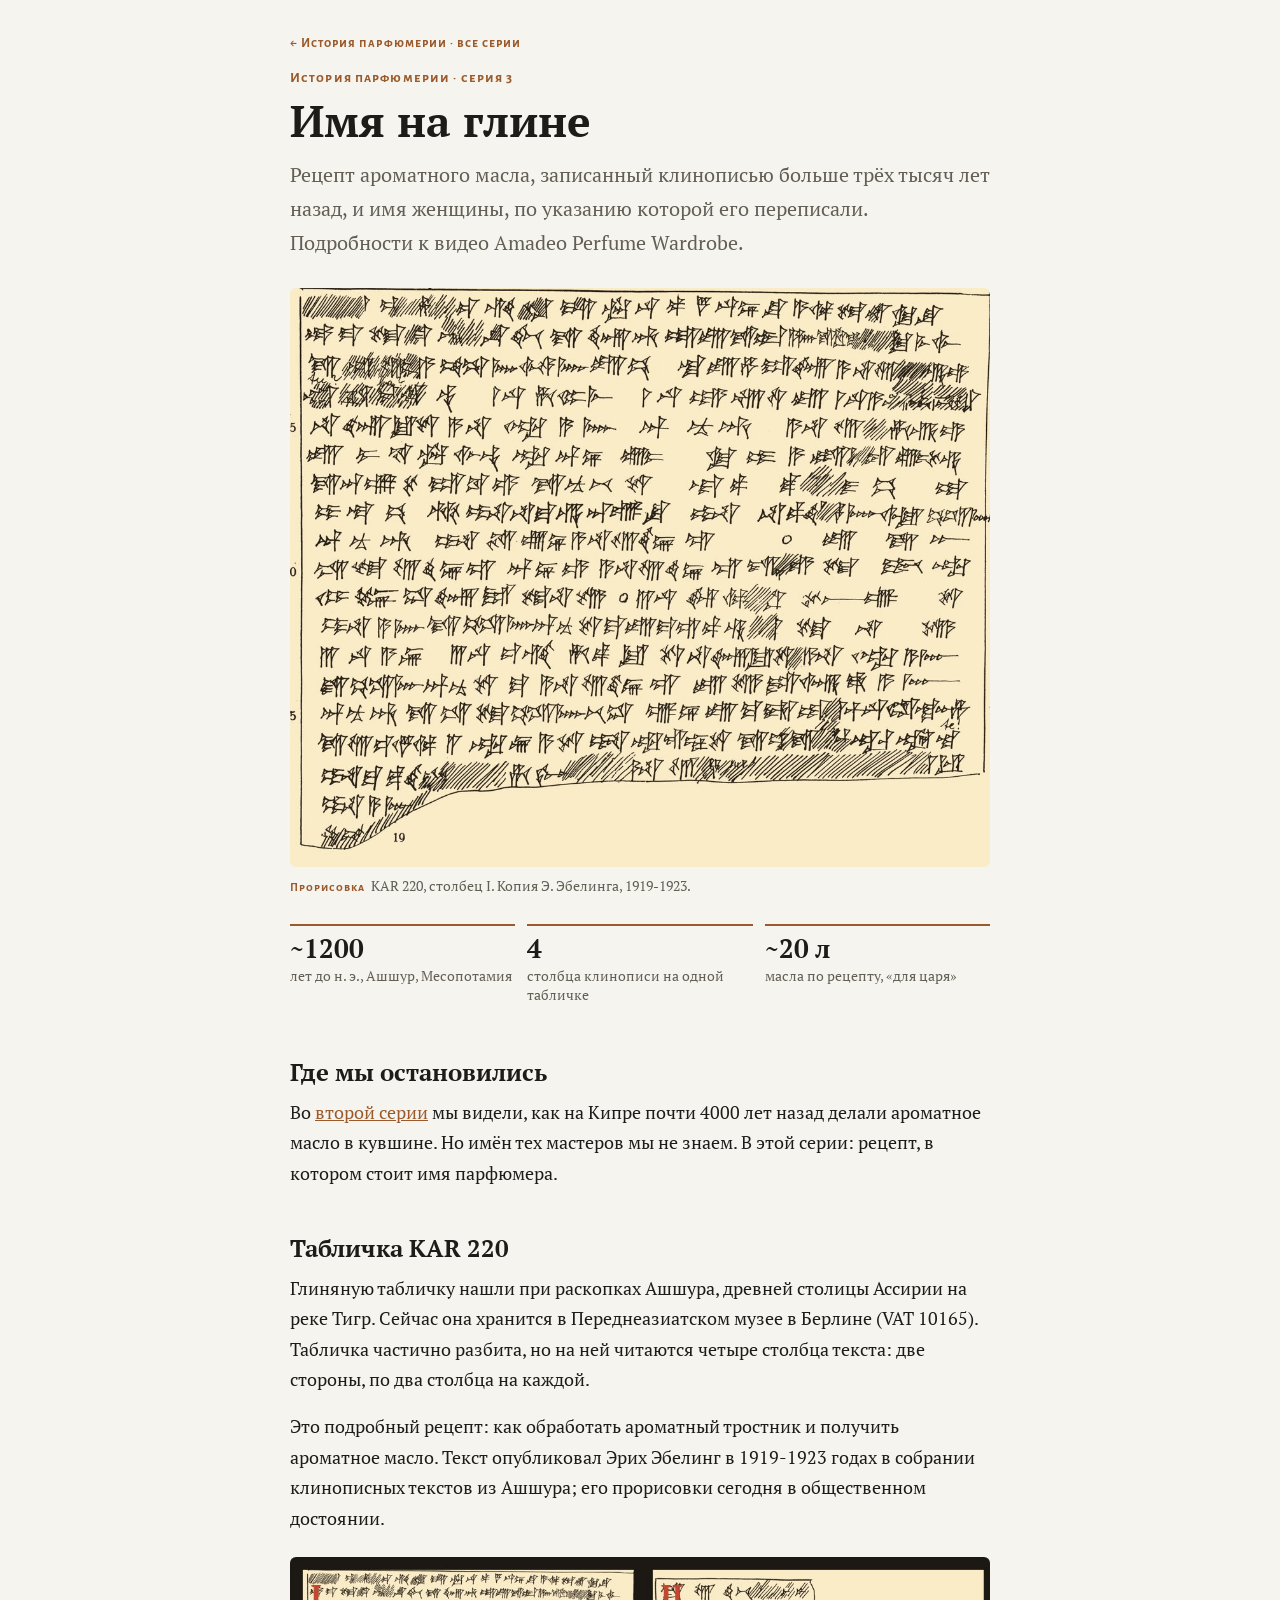
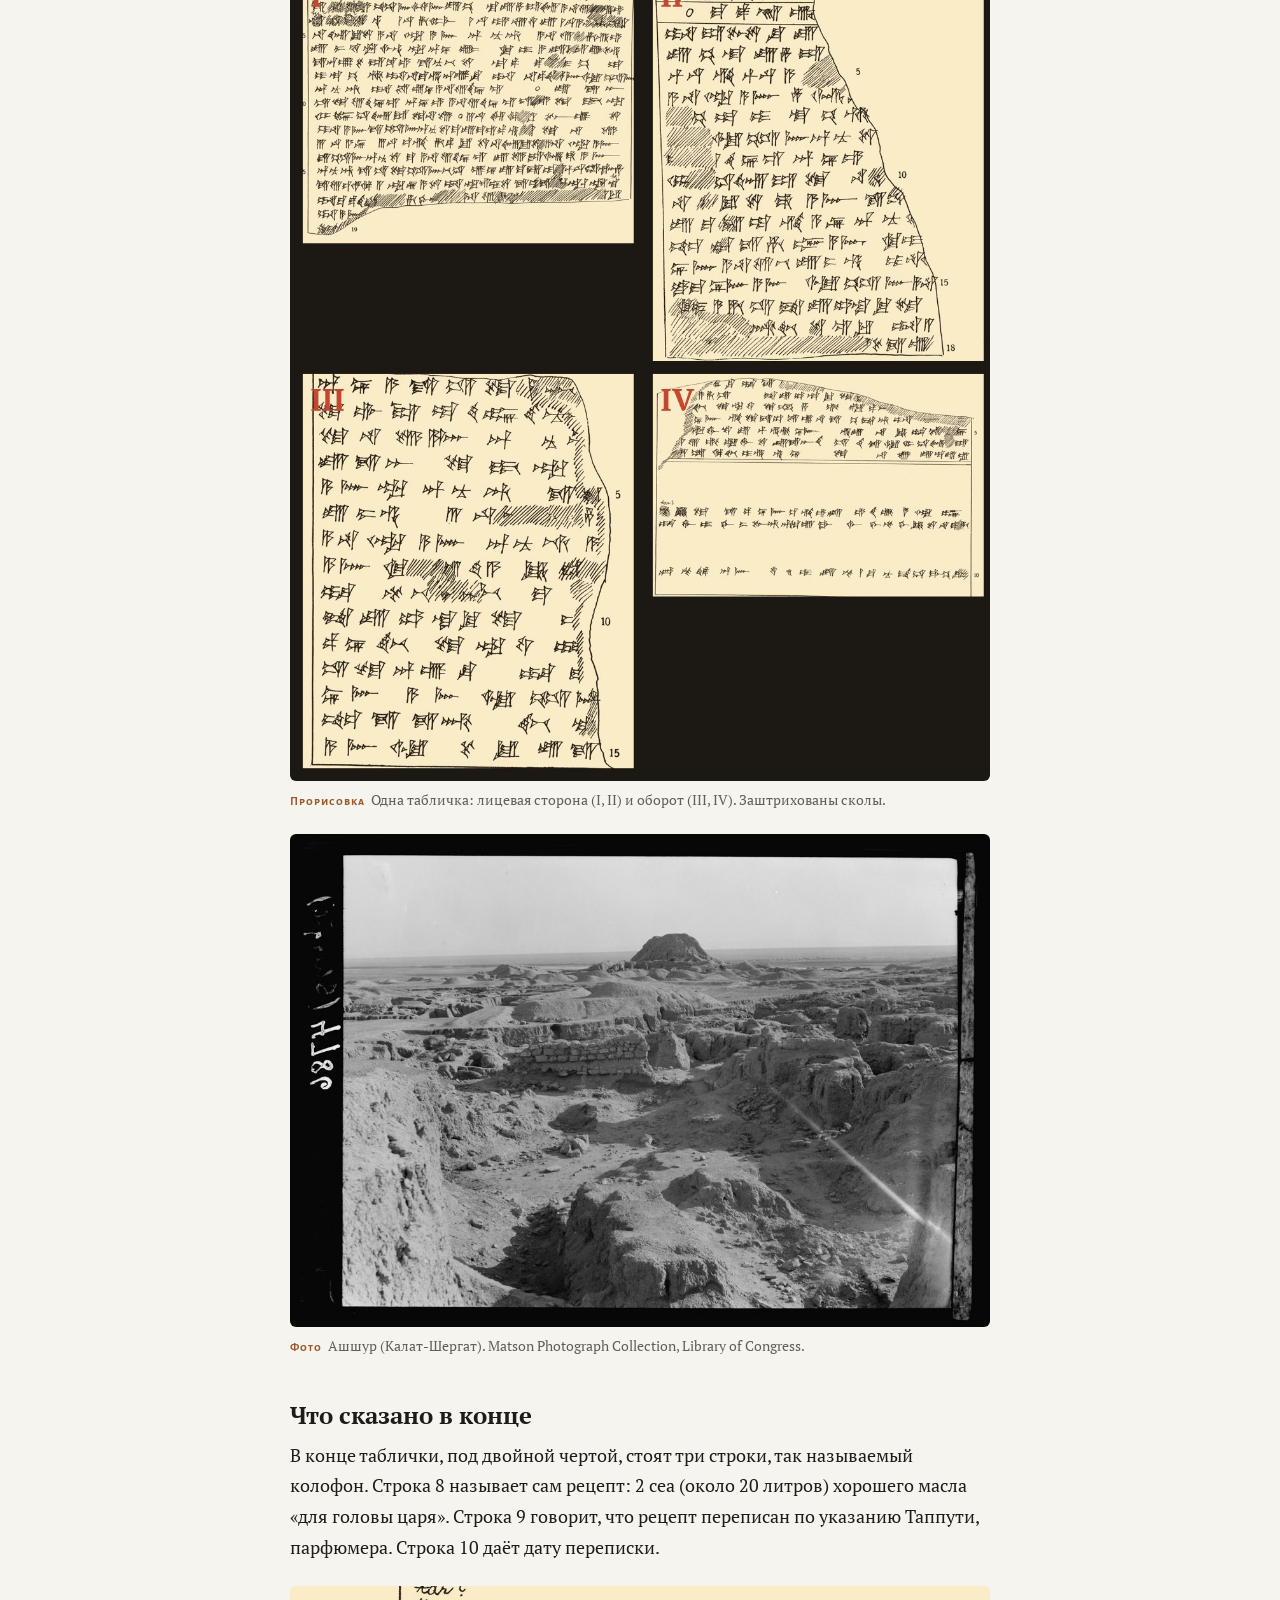
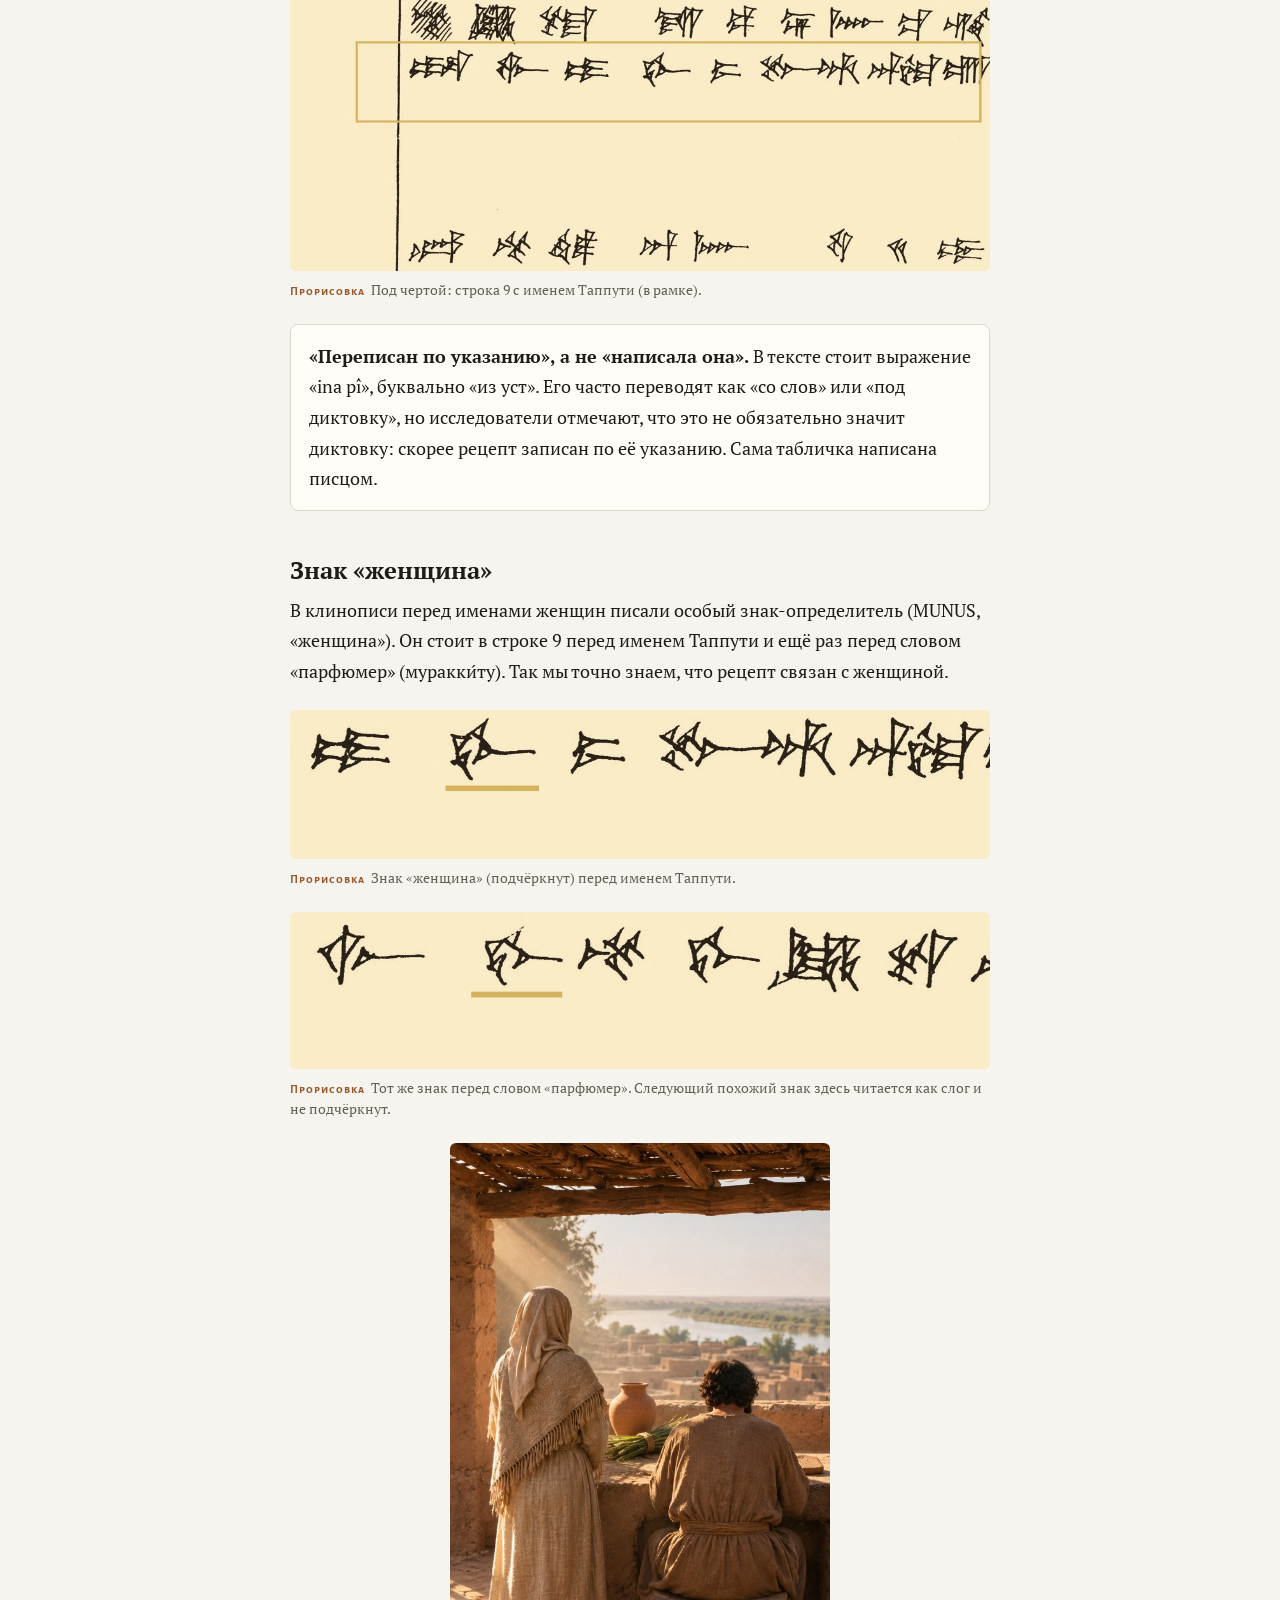
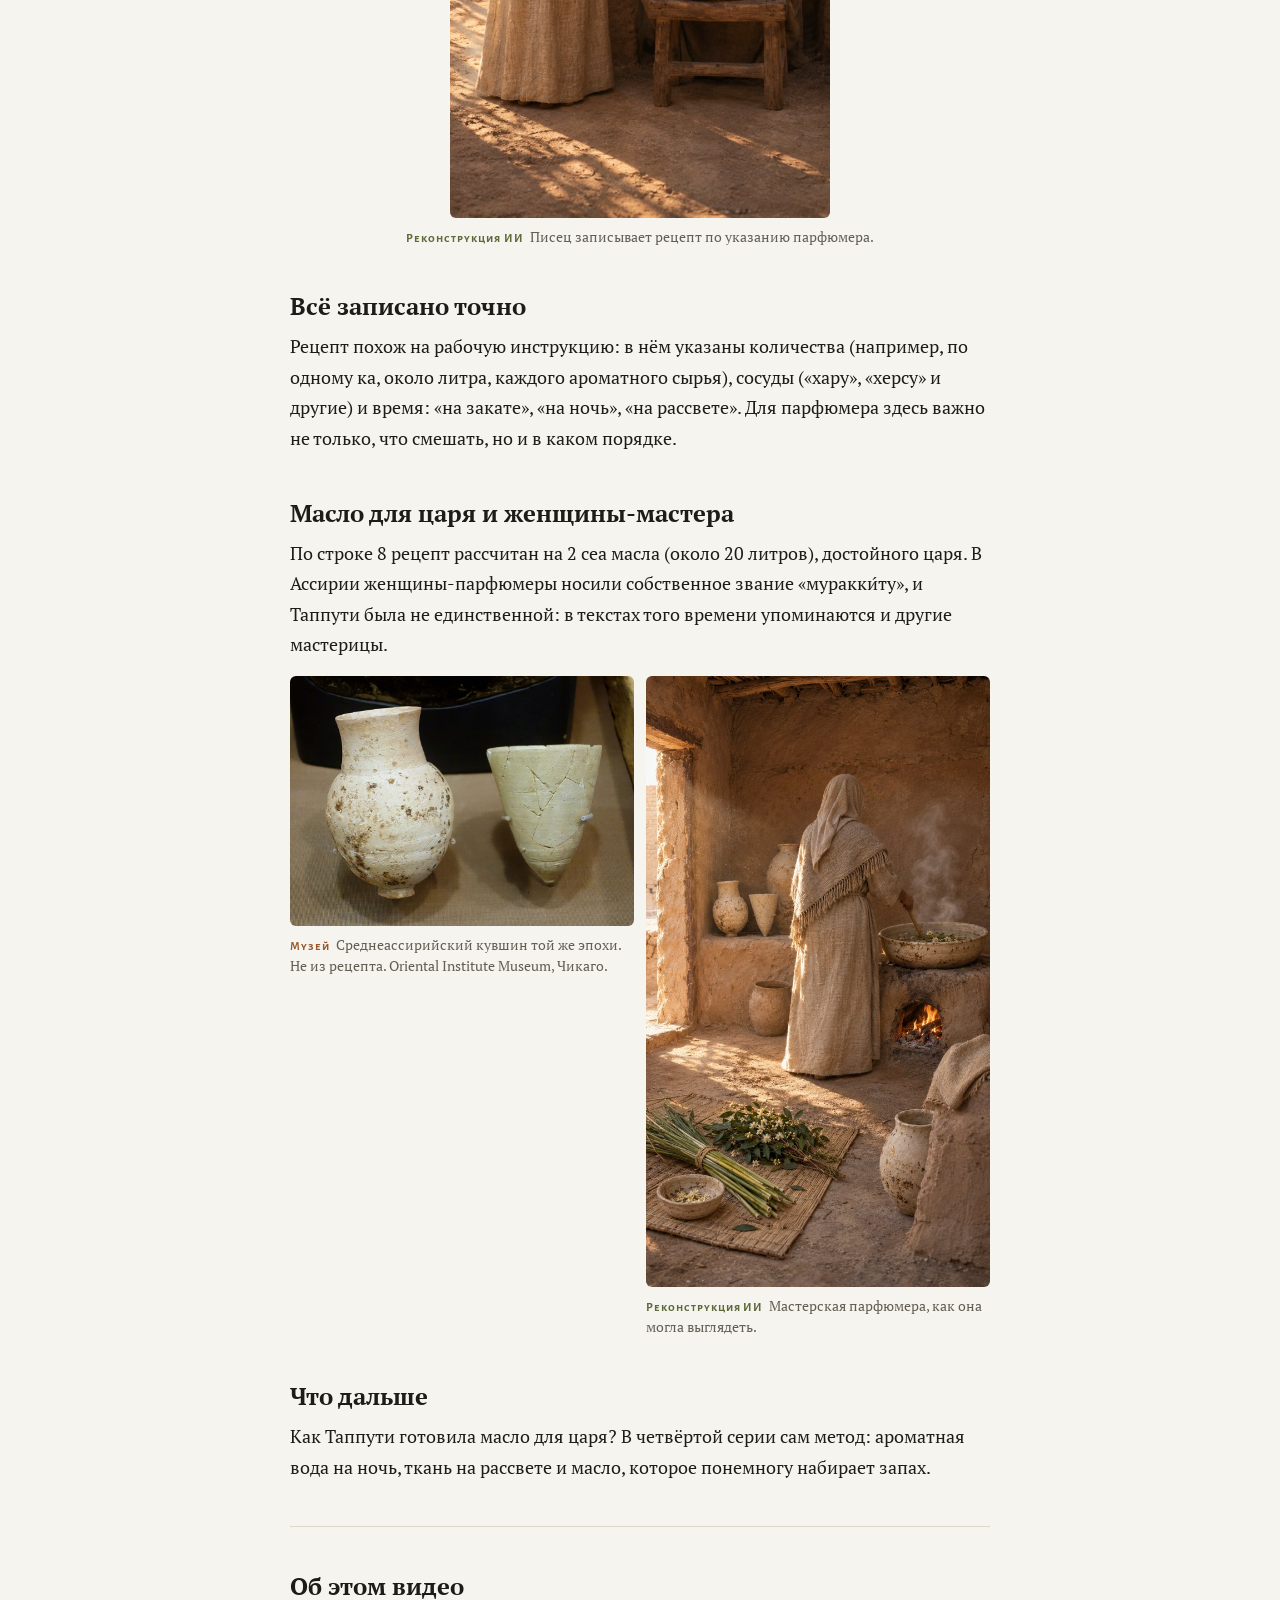
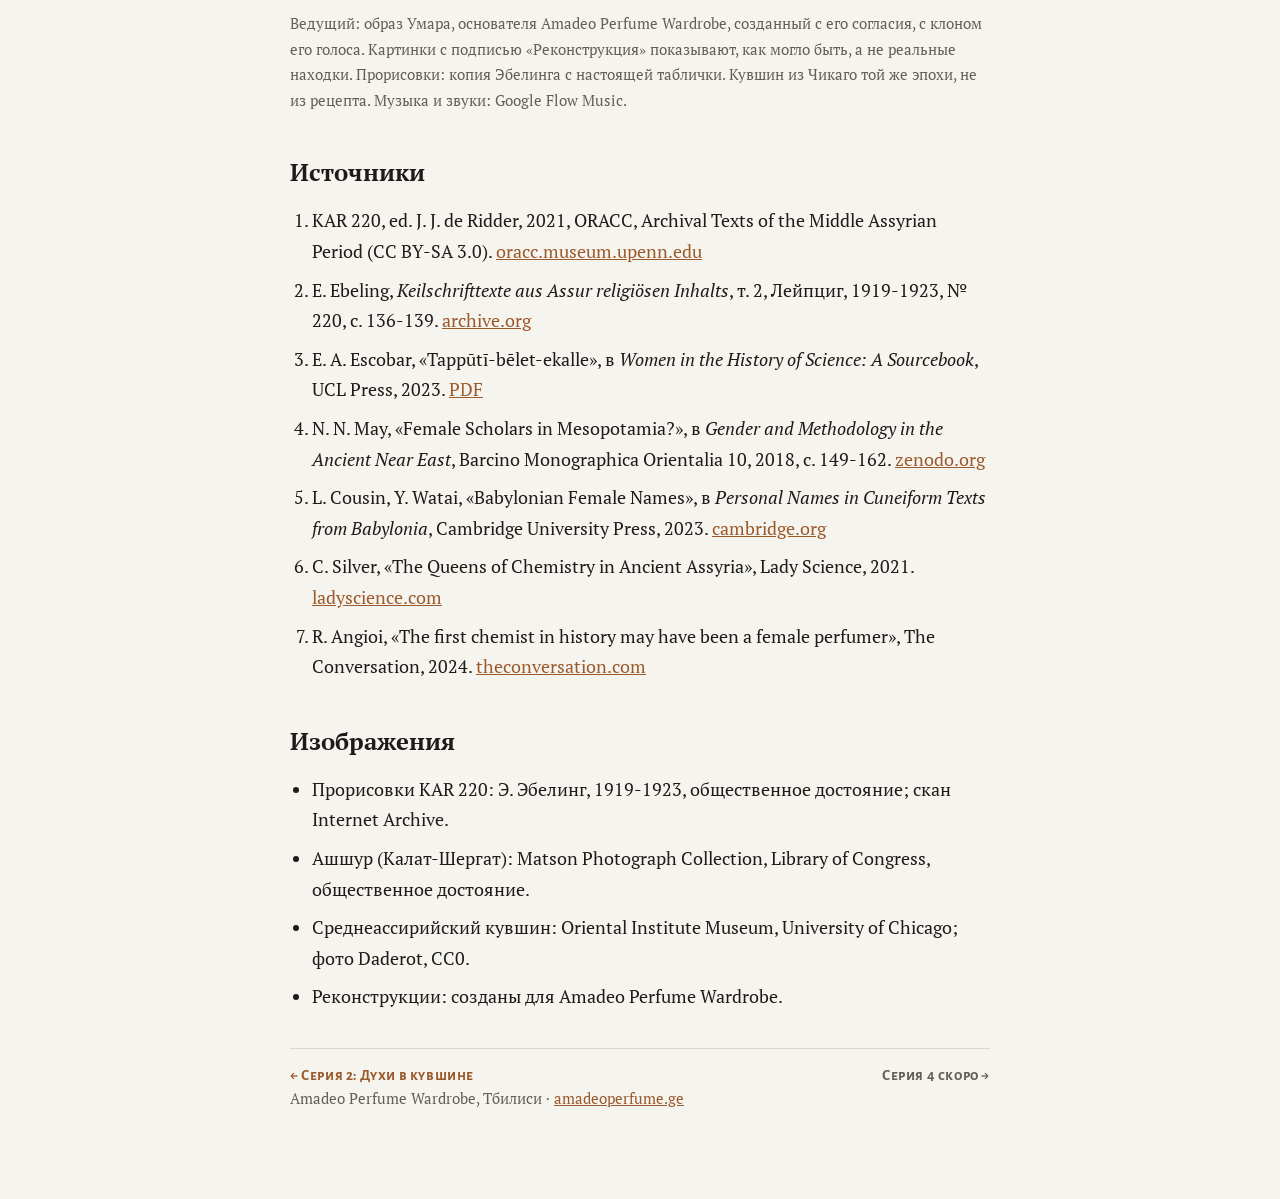
<file: episode-3/index.html>
<!doctype html>
<html lang="ru">
<head>
<meta charset="utf-8">
<meta name="viewport" content="width=device-width, initial-scale=1, viewport-fit=cover">
<title>Имя на глине: Таппути · История парфюмерии 3</title>
<meta name="description" content="Рецепт ароматного масла на глиняной табличке KAR 220 из Ашшура, около 1200 года до н. э., и имя женщины-парфюмера Таппути в его конце.">
<meta property="og:title" content="Имя на глине: Таппути · История парфюмерии 3">
<meta property="og:description" content="Рецепт духов на глине из Ашшура и имя женщины-парфюмера Таппути, отмеченное знаком «женщина».">
<link rel="stylesheet" href="https://fonts.googleapis.com/css2?family=PT+Serif:ital,wght@0,400;0,700;1,400&family=Alegreya+Sans+SC:wght@500;700&display=swap">
<link rel="stylesheet" href="../style.css">
</head>
<body>
<main>
<div class="top"><a href="../">← История парфюмерии · все серии</a></div>
<div class="kicker">История парфюмерии · серия 3</div>
<h1>Имя на глине</h1>
<p class="lede">Рецепт ароматного масла, записанный клинописью больше трёх тысяч лет назад, и имя женщины, по указанию которой его переписали. Подробности к видео Amadeo Perfume Wardrobe.</p>

<figure>
<img src="img/col1.jpg" alt="Прорисовка первого столбца таблички KAR 220, сделанная Эрихом Эбелингом" width="1100" height="911">
<figcaption><span class="label">Прорисовка</span>KAR 220, столбец I. Копия Э. Эбелинга, 1919-1923.</figcaption>
</figure>

<ul class="facts">
<li><b>~1200</b><span>лет до н. э., Ашшур, Месопотамия</span></li>
<li><b>4</b><span>столбца клинописи на одной табличке</span></li>
<li><b>~20 л</b><span>масла по рецепту, «для царя»</span></li>
</ul>

<h2>Где мы остановились</h2>
<p>Во <a href="../episode-2/">второй серии</a> мы видели, как на Кипре почти 4000 лет назад делали ароматное масло в кувшине. Но имён тех мастеров мы не знаем. В этой серии: рецепт, в котором стоит имя парфюмера.</p>

<h2>Табличка KAR 220</h2>
<p>Глиняную табличку нашли при раскопках Ашшура, древней столицы Ассирии на реке Тигр. Сейчас она хранится в Переднеазиатском музее в Берлине (VAT 10165). Табличка частично разбита, но на ней читаются четыре столбца текста: две стороны, по два столбца на каждой.</p>
<p>Это подробный рецепт: как обработать ароматный тростник и получить ароматное масло. Текст опубликовал Эрих Эбелинг в 1919-1923 годах в собрании клинописных текстов из Ашшура; его прорисовки сегодня в общественном достоянии.</p>

<figure>
<img src="img/columns.jpg" alt="Четыре столбца таблички KAR 220 в прорисовке Эбелинга" width="1100" height="1295">
<figcaption><span class="label">Прорисовка</span>Одна табличка: лицевая сторона (I, II) и оборот (III, IV). Заштрихованы сколы.</figcaption>
</figure>

<figure>
<img src="img/assur_loc.jpg" alt="Руины Ашшура (Калат-Шергат), историческое фото" width="1100" height="774">
<figcaption><span class="label">Фото</span>Ашшур (Калат-Шергат). Matson Photograph Collection, Library of Congress.</figcaption>
</figure>

<h2>Что сказано в конце</h2>
<p>В конце таблички, под двойной чертой, стоят три строки, так называемый колофон. Строка 8 называет сам рецепт: 2 сеа (около 20 литров) хорошего масла «для головы царя». Строка 9 говорит, что рецепт переписан по указанию Таппути, парфюмера. Строка 10 даёт дату переписки.</p>

<figure>
<img src="img/colophon.jpg" alt="Последние строки таблички, строка 9 выделена золотой рамкой" width="1100" height="447">
<figcaption><span class="label">Прорисовка</span>Под чертой: строка 9 с именем Таппути (в рамке).</figcaption>
</figure>

<div class="card">
<p><strong>«Переписан по указанию», а не «написала она».</strong> В тексте стоит выражение «ina pî», буквально «из уст». Его часто переводят как «со слов» или «под диктовку», но исследователи отмечают, что это не обязательно значит диктовку: скорее рецепт записан по её указанию. Сама табличка написана писцом.</p>
</div>

<h2>Знак «женщина»</h2>
<p>В клинописи перед именами женщин писали особый знак-определитель (MUNUS, «женщина»). Он стоит в строке 9 перед именем Таппути и ещё раз перед словом «парфюмер» (муракки́ту). Так мы точно знаем, что рецепт связан с женщиной.</p>

<figure>
<img src="img/sign_name.jpg" alt="Строка 9: знак «женщина» перед именем Таппути подчёркнут" width="1100" height="233">
<figcaption><span class="label">Прорисовка</span>Знак «женщина» (подчёркнут) перед именем Таппути.</figcaption>
</figure>
<figure>
<img src="img/sign_title.jpg" alt="Строка 9: знак «женщина» перед словом «парфюмер» подчёркнут" width="1100" height="247">
<figcaption><span class="label">Прорисовка</span>Тот же знак перед словом «парфюмер». Следующий похожий знак здесь читается как слог и не подчёркнут.</figcaption>
</figure>

<figure>
<img src="img/scribe.jpg" alt="Реконструкция: женщина-парфюмер стоит рядом с писцом на террасе над рекой, оба со спины" width="619" height="1100" style="max-width:380px;margin-inline:auto">
<figcaption style="text-align:center"><span class="label tag-recon">Реконструкция ИИ</span>Писец записывает рецепт по указанию парфюмера.</figcaption>
</figure>

<h2>Всё записано точно</h2>
<p>Рецепт похож на рабочую инструкцию: в нём указаны количества (например, по одному ка, около литра, каждого ароматного сырья), сосуды («хару», «херсу» и другие) и время: «на закате», «на ночь», «на рассвете». Для парфюмера здесь важно не только, что смешать, но и в каком порядке.</p>

<h2>Масло для царя и женщины-мастера</h2>
<p>По строке 8 рецепт рассчитан на 2 сеа масла (около 20 литров), достойного царя. В Ассирии женщины-парфюмеры носили собственное звание «муракки́ту», и Таппути была не единственной: в текстах того времени упоминаются и другие мастерицы.</p>

<div class="pair">
<figure>
<img src="img/jar.jpg" alt="Среднеассирийский глиняный кувшин в музее" width="1100" height="799">
<figcaption><span class="label">Музей</span>Среднеассирийский кувшин той же эпохи. Не из рецепта. Oriental Institute Museum, Чикаго.</figcaption>
</figure>
<figure>
<img src="img/workshop.jpg" alt="Реконструкция: женщина со спины помешивает чашу над очагом в мастерской" width="619" height="1100">
<figcaption><span class="label tag-recon">Реконструкция ИИ</span>Мастерская парфюмера, как она могла выглядеть.</figcaption>
</figure>
</div>

<h2>Что дальше</h2>
<p>Как Таппути готовила масло для царя? В четвёртой серии сам метод: ароматная вода на ночь, ткань на рассвете и масло, которое понемногу набирает запах.</p>

<hr>

<h2>Об этом видео</h2>
<p class="note">Ведущий: образ Умара, основателя Amadeo Perfume Wardrobe, созданный с его согласия, с клоном его голоса. Картинки с подписью «Реконструкция» показывают, как могло быть, а не реальные находки. Прорисовки: копия Эбелинга с настоящей таблички. Кувшин из Чикаго той же эпохи, не из рецепта. Музыка и звуки: Google Flow Music.</p>

<h2>Источники</h2>
<ol>
<li>KAR 220, ed. J. J. de Ridder, 2021, ORACC, Archival Texts of the Middle Assyrian Period (CC BY-SA 3.0). <a href="https://oracc.museum.upenn.edu/tcma/assur/P282617/html">oracc.museum.upenn.edu</a></li>
<li>E. Ebeling, <em>Keilschrifttexte aus Assur religiösen Inhalts</em>, т. 2, Лейпциг, 1919-1923, № 220, с. 136-139. <a href="https://archive.org/details/keilschrifttexte-aus-assur-religiosen-inhalts-zweiter-band-hefts-funftes-neuntes">archive.org</a></li>
<li>E. A. Escobar, «Tappūtī-bēlet-ekalle», в <em>Women in the History of Science: A Sourcebook</em>, UCL Press, 2023. <a href="https://alchemeast.eu/wp-content/uploads/2023/06/2023_Escobar_Tapputi-belat-ekalli.pdf">PDF</a></li>
<li>N. N. May, «Female Scholars in Mesopotamia?», в <em>Gender and Methodology in the Ancient Near East</em>, Barcino Monographica Orientalia 10, 2018, с. 149-162. <a href="https://zenodo.org/records/4445837">zenodo.org</a></li>
<li>L. Cousin, Y. Watai, «Babylonian Female Names», в <em>Personal Names in Cuneiform Texts from Babylonia</em>, Cambridge University Press, 2023. <a href="https://www.cambridge.org/core/product/4BC37A81205C194939DF509941F5EA5D/core-reader">cambridge.org</a></li>
<li>C. Silver, «The Queens of Chemistry in Ancient Assyria», Lady Science, 2021. <a href="https://www.ladyscience.com/features/queens-of-chemistry-in-ancient-assyria-2021">ladyscience.com</a></li>
<li>R. Angioi, «The first chemist in history may have been a female perfumer», The Conversation, 2024. <a href="https://theconversation.com/the-first-chemist-in-history-may-have-been-a-female-perfumer-heres-how-the-science-of-scents-has-changed-since-225613">theconversation.com</a></li>
</ol>

<h2>Изображения</h2>
<ul>
<li>Прорисовки KAR 220: Э. Эбелинг, 1919-1923, общественное достояние; скан Internet Archive.</li>
<li>Ашшур (Калат-Шергат): Matson Photograph Collection, Library of Congress, общественное достояние.</li>
<li>Среднеассирийский кувшин: Oriental Institute Museum, University of Chicago; фото Daderot, CC0.</li>
<li>Реконструкции: созданы для Amadeo Perfume Wardrobe.</li>
</ul>

<nav class="nav"><a href="../episode-2/">← Серия 2: Духи в кувшине</a><span class="off">Серия 4 скоро →</span></nav>
<p class="note">Amadeo Perfume Wardrobe, Тбилиси · <a href="https://amadeoperfume.ge">amadeoperfume.ge</a></p>
</main>
</body>
</html>
</file>
<file: style.css>
/* Layout: one reading column; figures break slightly wider; copper accent from the site's metal. */
:root{
  --bg:#f6f4ef; --fg:#1d1c18; --muted:#635f55; --copper:#9a5a2b; --line:#dcd7cb; --card:#fffdf8; --olive:#5d6b3a;
  --f-text:"PT Serif",Georgia,"Times New Roman",serif;
  --f-label:"Alegreya Sans SC","Trebuchet MS",system-ui,sans-serif;
}
@media (prefers-color-scheme:dark){:root:not([data-theme="light"]){--bg:#141310;--fg:#ece7dc;--muted:#a59e90;--copper:#d9925c;--line:#2d2a23;--card:#1c1a16;--olive:#a7b57c;color-scheme:dark}}
:root[data-theme="dark"]{--bg:#141310;--fg:#ece7dc;--muted:#a59e90;--copper:#d9925c;--line:#2d2a23;--card:#1c1a16;--olive:#a7b57c;color-scheme:dark}
*{box-sizing:border-box}
body{margin:0;background:var(--bg);color:var(--fg);font:18px/1.7 var(--f-text);
  padding-left:max(16px,env(safe-area-inset-left,0px));padding-right:max(16px,env(safe-area-inset-right,0px))}
main{max-width:700px;margin:0 auto;padding-block:36px 72px}
.kicker,.label{font:600 14px/1.2 var(--f-label);letter-spacing:.08em;color:var(--copper)}
h1{font-size:clamp(30px,6.5vw,44px);line-height:1.12;margin:10px 0 12px;text-wrap:balance}
.lede{color:var(--muted);font-size:20px;margin:0 0 28px}
h2{font-size:24px;line-height:1.25;margin:44px 0 10px;text-wrap:balance}
p{margin:0 0 16px}
figure{margin:24px 0}
figure img{display:block;width:100%;max-width:100%;height:auto;border-radius:6px;background:var(--line)}
figcaption{font-size:14px;line-height:1.5;color:var(--muted);margin-top:8px}
figcaption .label{font-size:12px;margin-right:6px}
.tag-recon{color:var(--olive)}
.pair{display:grid;grid-template-columns:1fr 1fr;gap:12px}
.trio{display:grid;grid-template-columns:repeat(3,1fr);gap:10px}
.pair>*,.trio>*{min-width:0;margin:0}
.facts{display:grid;grid-template-columns:repeat(3,1fr);gap:12px;margin:28px 0;padding:0;list-style:none}
.facts li{border-top:2px solid var(--copper);padding-top:8px;min-width:0}
.facts b{display:block;font-size:26px;line-height:1.1;font-variant-numeric:tabular-nums}
.facts span{font-size:14px;color:var(--muted);line-height:1.35;display:block;margin-top:4px}
.card{background:var(--card);border:1px solid var(--line);border-radius:8px;padding:16px 18px;margin:24px 0}
.card p:last-child{margin:0}
ol,ul{padding-left:22px}
li{margin:0 0 8px}
a{color:var(--copper)}
a:focus-visible{outline:2px solid var(--copper);outline-offset:2px}
.note{color:var(--muted);font-size:15px}
hr{border:0;border-top:1px solid var(--line);margin:44px 0}
@media (max-width:520px){.facts{grid-template-columns:1fr}.trio{grid-template-columns:1fr 1fr 1fr;gap:6px}figcaption{font-size:13px}}

.nav{display:flex;justify-content:space-between;gap:12px;flex-wrap:wrap;margin:36px 0 0;padding-top:16px;border-top:1px solid var(--line);font:600 15px/1.4 var(--f-label);letter-spacing:.04em}
.nav a{text-decoration:none}
.nav .off{color:var(--muted)}
.top{font:600 13px/1.2 var(--f-label);letter-spacing:.08em;margin-bottom:18px}
.top a{text-decoration:none}
.ep{display:block;border:1px solid var(--line);border-radius:8px;padding:16px 18px;margin:14px 0;text-decoration:none;color:var(--fg);background:var(--card)}
.ep .label{display:block;margin-bottom:4px}
.ep b{font-size:21px;line-height:1.3;display:block}
.ep span.d{color:var(--muted);font-size:15px}
</file>
